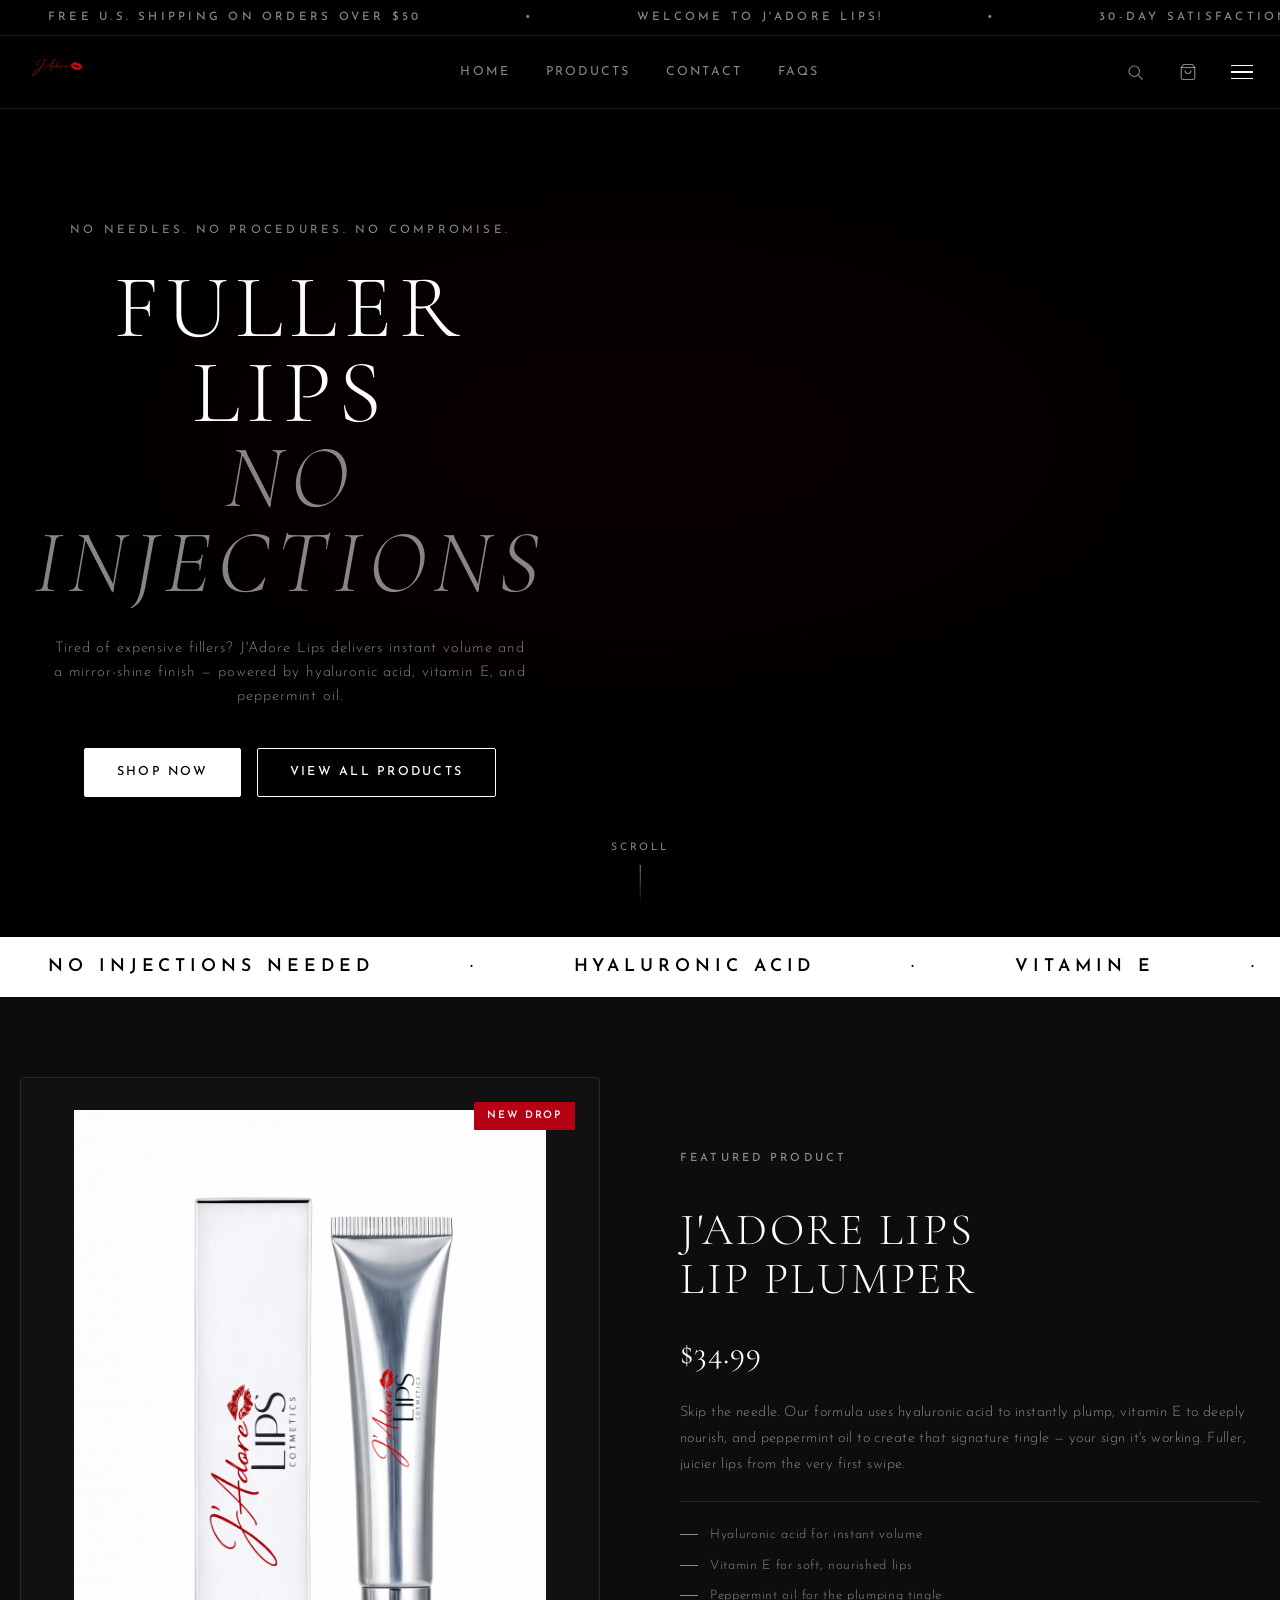
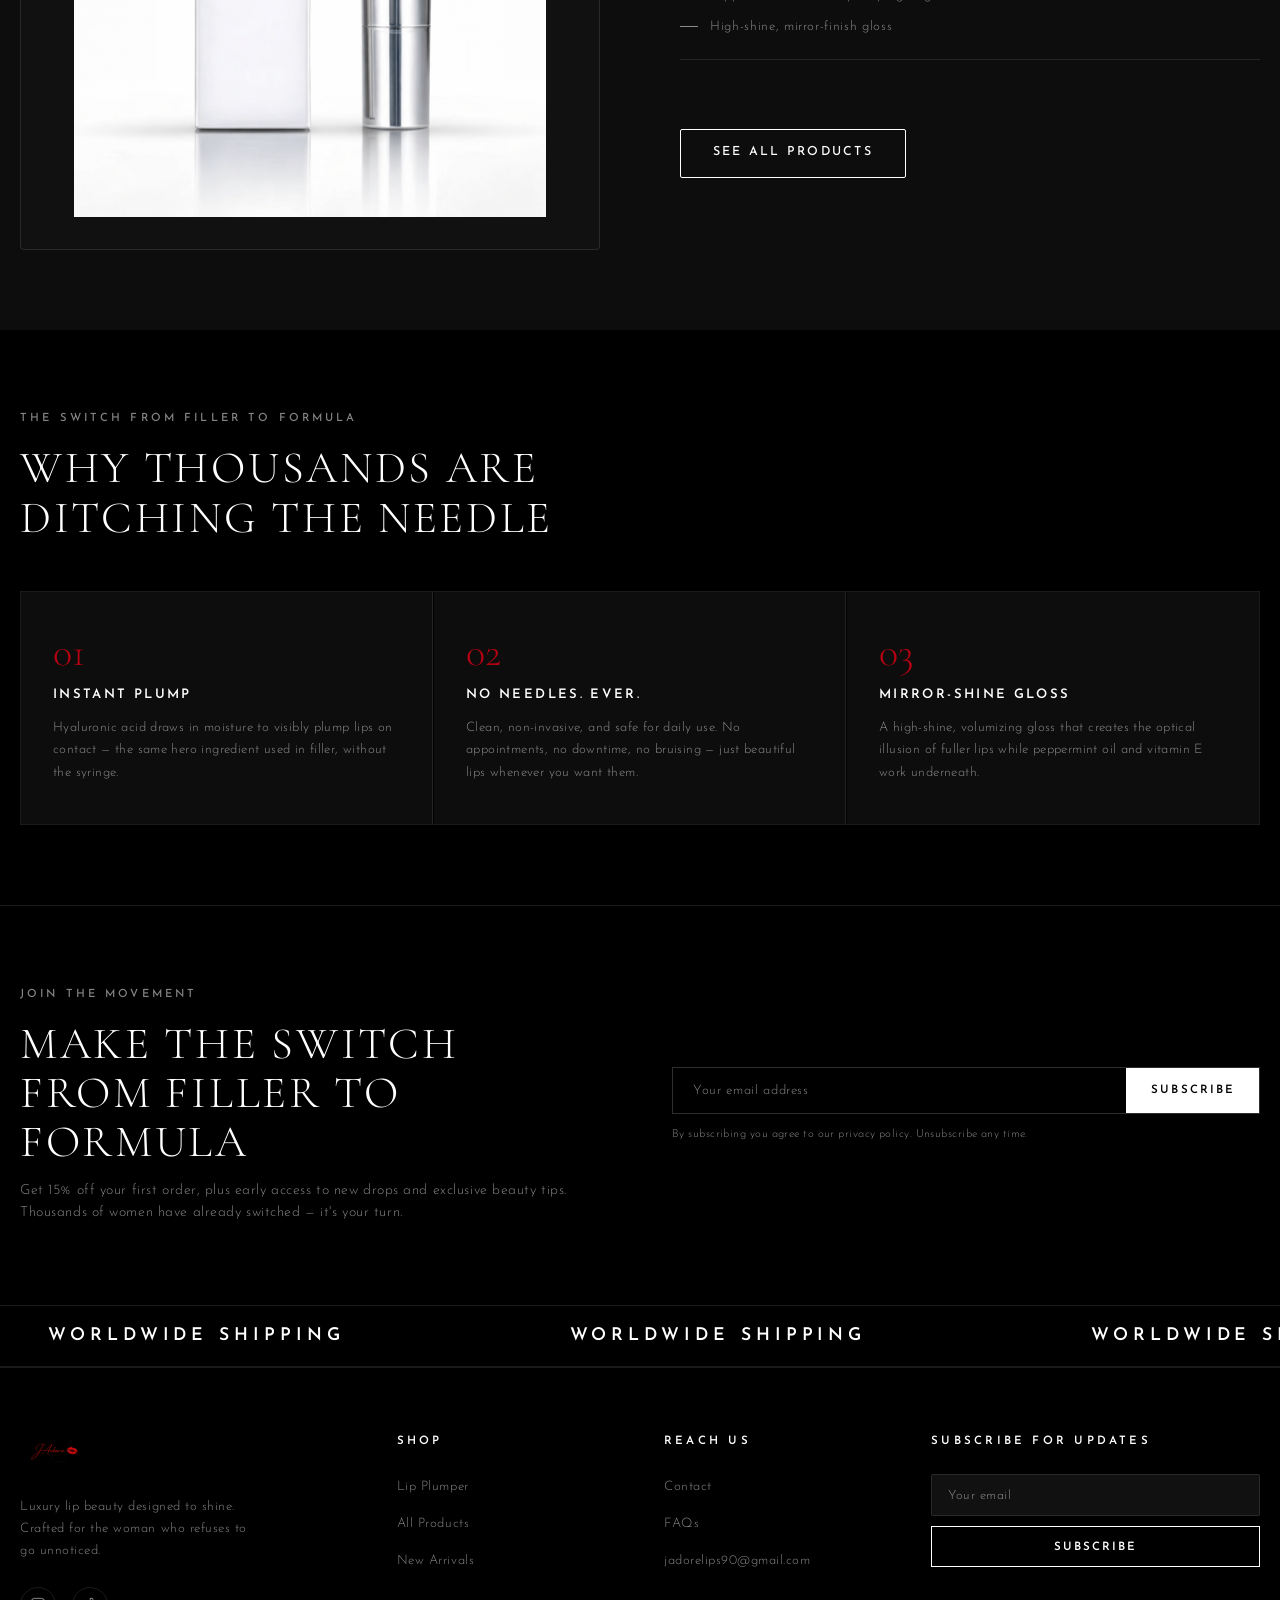
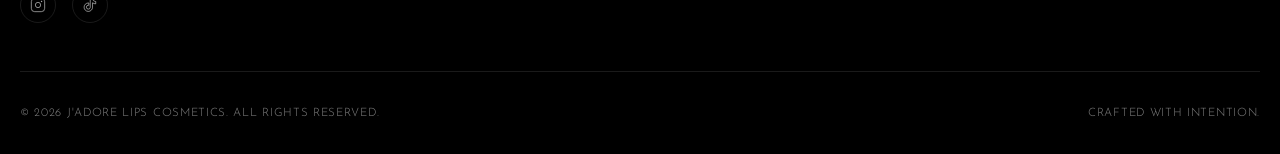
<file: index.html>
<!doctype html>
<html lang="en">
	<head>
		<meta charset="UTF-8" />
		<meta name="viewport" content="width=device-width, initial-scale=1.0" />
		<title>J'Adore Lips | Luxury Lip Plumper</title>
		<meta
			name="description"
			content="J'Adore Lips — a premium lip plumper designed for glossy, fuller-looking lips. High-shine, luxurious, and made for every day."
		/>
		<link rel="stylesheet" href="css/styles.css" />
		<link rel="icon" type="image/png" href="favicon_io/favicon.ico" />
		<meta property="og:title" content="J'Adore Lips | Luxury Lip Plumper" />
		<meta property="og:image" content="images/Products.PNG" />
		<meta property="og:type" content="website" />
	</head>
	<body>
		<!-- Announcement Bar -->
		<div class="announcement-bar" aria-label="Promotions">
			<div class="announcement-track" aria-hidden="true">
				<span>Free U.S. Shipping on Orders Over $50</span>
				<span>&nbsp;&bull;&nbsp;</span>
				<span>Welcome to J'Adore Lips!</span>
				<span>&nbsp;&bull;&nbsp;</span>
				<span>30-Day Satisfaction Guarantee</span>
				<span>&nbsp;&bull;&nbsp;</span>
				<span>Free U.S. Shipping on Orders Over $50</span>
				<span>&nbsp;&bull;&nbsp;</span>
				<span>Welcome to J'Adore Lips!</span>
				<span>&nbsp;&bull;&nbsp;</span>
				<span>30-Day Satisfaction Guarantee</span>
				<span>&nbsp;&bull;&nbsp;</span>
			</div>
		</div>

		<!-- Header -->
		<header class="site-header" id="site-header">
			<div class="container header-inner">
				<div class="header-logo">
					<a href="index.html">
						<img
							src="images/Branding-removebg-preview.png"
							alt="J'Adore Lips"
						/>
					</a>
				</div>

				<nav class="header-nav" aria-label="Main">
					<ul>
						<li><a href="index.html">Home</a></li>
						<li><a href="products.html">Products</a></li>
						<li><a href="contact.html">Contact</a></li>
						<li><a href="faq.html">FAQs</a></li>
					</ul>
				</nav>

				<!-- Header Actions -->
				<div class="header-actions">
					<!-- Search Button -->
					<button aria-label="Search" title="Search">
						<svg viewBox="0 0 24 24">
							<circle cx="11" cy="11" r="7" />
							<line x1="16.5" y1="16.5" x2="22" y2="22" />
						</svg>
					</button>

					<!-- Bag Button -->
					<div class="bag-wrapper">
            <button
              id="bag-btn"
              class="header-bag-trigger"
              aria-label="Bag"
              title="Shopping Bag"
              type="button"
            >
              <svg viewBox="0 0 24 24">
                <path d="M6 2L3 6v14a2 2 0 002 2h14a2 2 0 002-2V6l-3-4z" />
                <line x1="3" y1="6" x2="21" y2="6" />
                <path d="M16 10a4 4 0 01-8 0" />
              </svg>
            </button>

            <span id="bag-count">0</span>
          </div>

					<!-- Hamburger Button -->
					<button
						class="hamburger"
						aria-label="Open menu"
						aria-expanded="false"
						aria-controls="mobile-menu"
						id="hamburger"
					>
						<span></span><span></span><span></span>
					</button>
				</div>
			</div>
		</header>

		<!-- Mobile Menu -->
		<div
			class="mobile-menu"
			id="mobile-menu"
			role="dialog"
			aria-modal="true"
			aria-label="Navigation"
		>
			<div class="mobile-menu-header">
				<img
					src="images/Branding-removebg-preview.png"
					alt="J'Adore Lips"
					style="height: 44px; object-fit: contain"
				/>
				<button
					class="mobile-menu-close"
					id="mobile-menu-close"
					aria-label="Close menu"
				>
					<svg viewBox="0 0 24 24">
						<line x1="18" y1="6" x2="6" y2="18" />
						<line x1="6" y1="6" x2="18" y2="18" />
					</svg>
				</button>
			</div>
			<nav class="mobile-nav" aria-label="Mobile">
				<a href="index.html">Home</a>
				<a href="products.html">Products</a>
				<a href="contact.html">Contact</a>
				<a href="faq.html">FAQs</a>
			</nav>
			<div class="mobile-menu-cta">
				<a
					href="products.html"
					class="btn"
					style="width: 100%; justify-content: center"
					>Shop Now</a
				>
			</div>
		</div>

		<main>
			<!-- Hero -->
			<section class="hero" aria-label="Hero">
				<div class="hero-bg"></div>
				<div class="hero-product-glow">
					<img src="images/Products.PNG" alt="" role="presentation" />
				</div>
				<div class="hero-content">
					<span class="hero-eyebrow"
						>No Needles. No Procedures. No Compromise.</span
					>
					<h1>Fuller Lips<br /><em>No Injections</em></h1>
					<p class="hero-desc">
						Tired of expensive fillers? J'Adore Lips delivers instant volume and
						a mirror-shine finish — powered by hyaluronic acid, vitamin E, and
						peppermint oil.
					</p>
					<div class="hero-actions">
						<a href="#featured" class="btn">Shop Now</a>
						<a href="products.html" class="btn btn-outline"
							>View All Products</a
						>
					</div>
				</div>
				<div class="hero-scroll" aria-hidden="true">
					<span>Scroll</span>
					<div class="hero-scroll-line"></div>
				</div>
			</section>

			<!-- Marquee -->
			<div class="marquee-band" aria-hidden="true">
				<div class="marquee-track">
					<span>No Injections Needed</span><span>&middot;</span>
					<span>Hyaluronic Acid</span><span>&middot;</span>
					<span>Vitamin E</span><span>&middot;</span> <span>Peppermint Oil</span
					><span>&middot;</span> <span>Fuller Looking Lips</span
					><span>&middot;</span> <span>No Injections Needed</span
					><span>&middot;</span> <span>Hyaluronic Acid</span
					><span>&middot;</span> <span>Vitamin E</span><span>&middot;</span>
					<span>Peppermint Oil</span><span>&middot;</span>
					<span>Fuller Looking Lips</span><span>&middot;</span>
				</div>
			</div>

			<!-- Featured Product -->
			<section
				class="featured-product"
				id="featured"
				aria-label="Featured Product"
			>
				<div class="container">
					<div class="featured-grid">
						<div class="featured-image-wrap">
							<img src="images/Products.PNG" alt="J'Adore Lips Lip Plumper" />
							<span class="featured-badge">New Drop</span>
						</div>
						<div class="featured-text">
							<span class="section-label">Featured Product</span>
							<h2 class="section-title">J'Adore Lips<br />Lip Plumper</h2>
							<p class="featured-price">$34.99</p>
							<p class="featured-desc">
								Skip the needle. Our formula uses hyaluronic acid to instantly
								plump, vitamin E to deeply nourish, and peppermint oil to create
								that signature tingle — your sign it's working. Fuller, juicier
								lips from the very first swipe.
							</p>
							<ul class="featured-features">
								<li class="featured-feature">
									Hyaluronic acid for instant volume
								</li>
								<li class="featured-feature">
									Vitamin E for soft, nourished lips
								</li>
								<li class="featured-feature">
									Peppermint oil for the plumping tingle
								</li>
								<li class="featured-feature">
									High-shine, mirror-finish gloss
								</li>
							</ul>
							<div id="product-component-1776472651130">
								<script type="text/javascript">
									/*<![CDATA[*/
									(function () {
										var scriptURL =
											"https://sdks.shopifycdn.com/buy-button/latest/buy-button-storefront.min.js";
										if (window.ShopifyBuy) {
											if (window.ShopifyBuy.UI) {
												ShopifyBuyInit();
											} else {
												loadScript();
											}
										} else {
											loadScript();
										}
										function loadScript() {
											var script = document.createElement("script");
											script.async = true;
											script.src = scriptURL;
											(
												document.getElementsByTagName("head")[0] ||
												document.getElementsByTagName("body")[0]
											).appendChild(script);
											script.onload = ShopifyBuyInit;
										}
										function ShopifyBuyInit() {
											var client = ShopifyBuy.buildClient({
												domain: "metqis-e3.myshopify.com",
												storefrontAccessToken:
													"130194f125930ad07331c7aa2123eb0b",
											});
											ShopifyBuy.UI.onReady(client).then(function (ui) {
												ui.createComponent("product", {
													id: "8910041415847",
													node: document.getElementById(
														"product-component-1776472651130",
													),
													moneyFormat: "%24%7B%7Bamount%7D%7D",
													options: {
                            product: {
                              styles: {
                                product: {
                                  "@media (min-width: 601px)": {
                                    "max-width": "100%",
                                    "margin-left": "0",
                                    "margin-bottom": "0"
                                  },
                                  "background-color": "transparent",
                                  "padding": "0",
                                  "box-shadow": "none"
                                },
                                title: {
                                  "color": "#f5f5f5",
                                  "font-size": "22px",
                                  "font-weight": "600",
                                  "letter-spacing": "0.5px",
                                  "margin-top": "18px",
                                  "margin-bottom": "10px"
                                },
                                price: {
                                  "color": "#cfcfcf",
                                  "font-size": "18px",
                                  "margin-top": "0",
                                  "margin-bottom": "18px"
                                },
                                description: {
                                  "color": "#b8b8b8",
                                  "font-size": "14px",
                                  "line-height": "1.7"
                                },
                                button: {
                                  "background-color": "#f5f5f5",
                                  "color": "#111111",
                                  "font-size": "13px",
                                  "font-weight": "600",
                                  "letter-spacing": "2px",
                                  "text-transform": "uppercase",
                                  "padding": "16px 28px",
                                  "border": "1px solid #f5f5f5",
                                  "border-radius": "0",
                                  ":hover": {
                                    "background-color": "transparent",
                                    "color": "#f5f5f5",
                                    "border": "1px solid #f5f5f5"
                                  },
                                  ":focus": {
                                    "background-color": "transparent",
                                    "color": "#f5f5f5",
                                    "border": "1px solid #f5f5f5"
                                  }
                                }
                              },
                              buttonDestination: "cart",
                              contents: {
                                img: false,
                                title: false,
                                price: false,
                                description: false,
                                button: true,
                                buttonWithQuantity: false
                              },
                              text: {
                                button: "Add to Bag — $34.99"
                              }
                            },
                            productSet: {
                              styles: {
                                products: {
                                  "@media (min-width: 601px)": {
                                    "margin-left": "0"
                                  }
                                }
                              }
                            },
                            modalProduct: {
                              contents: {
                                img: false,
                                imgWithCarousel: true,
                                button: false,
                                buttonWithQuantity: true
                              },
                              styles: {
                                product: {
                                  "@media (min-width: 601px)": {
                                    "max-width": "100%",
                                    "margin-left": "0px",
                                    "margin-bottom": "0px"
                                  }
                                }
                              },
                              text: {
                                button: "Add to cart"
                              }
                            },
                            option: {},
                            cart: {
                              text: {
                                total: "Subtotal",
                                button: "Checkout"
                              },
                              styles: {
                                button: {
                                  "background-color": "#f5f5f5",
                                  "color": "#111111",
                                  "border": "1px solid #f5f5f5",
                                  "border-radius": "0",
                                  "text-transform": "uppercase",
                                  "letter-spacing": "2px",
                                  ":hover": {
                                    "background-color": "#111111",
                                    "color": "#f5f5f5"
                                  },
                                  ":focus": {
                                    "background-color": "#111111",
                                    "color": "#f5f5f5"
                                  }
                                }
                              }
                            },
                            toggle: {
                              styles: {
                                toggle: {
                                  "background-color": "#111111",
                                  ":hover": {
                                    "background-color": "#222222"
                                  },
                                  ":focus": {
                                    "background-color": "#222222"
                                  }
                                }
                              }
                            }
                          },
												});
											});
										}
									})();
									/*]]>*/
								</script>
							</div>
               <div style="margin-top:1.5rem;">
								<a href="products.html" class="btn btn-outline"
									>See All Products</a>
               </div>
							</div>
						</div>
					</div>
				</div>
			</section>

			<!-- Benefits -->
			<section class="benefits" aria-label="Benefits">
				<div class="container">
					<span class="section-label">The Switch from Filler to Formula</span>
					<h2 class="section-title" style="max-width: 560px">
						Why Thousands Are Ditching the Needle
					</h2>
					<div class="benefits-grid">
						<article class="benefit-card">
							<div class="benefit-number">01</div>
							<h3>Instant Plump</h3>
							<p>
								Hyaluronic acid draws in moisture to visibly plump lips on
								contact — the same hero ingredient used in filler, without the
								syringe.
							</p>
						</article>
						<article class="benefit-card">
							<div class="benefit-number">02</div>
							<h3>No Needles. Ever.</h3>
							<p>
								Clean, non-invasive, and safe for daily use. No appointments, no
								downtime, no bruising — just beautiful lips whenever you want
								them.
							</p>
						</article>
						<article class="benefit-card">
							<div class="benefit-number">03</div>
							<h3>Mirror-Shine Gloss</h3>
							<p>
								A high-shine, volumizing gloss that creates the optical illusion
								of fuller lips while peppermint oil and vitamin E work
								underneath.
							</p>
						</article>
					</div>
				</div>
			</section>

			<!-- Newsletter -->
			<section class="newsletter" aria-label="Newsletter Signup">
				<div class="container">
					<div class="newsletter-inner">
						<div>
							<span class="section-label">Join the Movement</span>
							<h2 class="section-title">
								Make the Switch<br />from Filler to Formula
							</h2>
							<p class="section-subtitle" style="margin-top: 0.75rem">
								Get 15% off your first order, plus early access to new drops and
								exclusive beauty tips. Thousands of women have already switched
								— it's your turn.
							</p>
						</div>
						<div>
							<form
								class="newsletter-form"
								action="#"
								method="post"
								onsubmit="return false;"
							>
								<input
									type="email"
									placeholder="Your email address"
									required
									aria-label="Email address"
								/>
								<button type="submit">Subscribe</button>
							</form>
							<p class="newsletter-fine">
								By subscribing you agree to our privacy policy. Unsubscribe any
								time.
							</p>
						</div>
					</div>
				</div>
			</section>

			<!-- Marquee Dark -->
			<div class="marquee-band dark" aria-hidden="true">
				<div class="marquee-track">
					<span>Worldwide Shipping</span><span>&nbsp;&nbsp;&nbsp;</span>
					<span>Worldwide Shipping</span><span>&nbsp;&nbsp;&nbsp;</span>
					<span>Worldwide Shipping</span><span>&nbsp;&nbsp;&nbsp;</span>
					<span>Worldwide Shipping</span><span>&nbsp;&nbsp;&nbsp;</span>
					<span>Worldwide Shipping</span><span>&nbsp;&nbsp;&nbsp;</span>
					<span>Worldwide Shipping</span><span>&nbsp;&nbsp;&nbsp;</span>
				</div>
			</div>
		</main>

		<!-- Footer -->
		<footer class="site-footer" aria-label="Site Footer">
			<div class="container">
				<div class="footer-top">
					<div class="footer-brand">
						<img
							src="images/Branding-removebg-preview.png"
							alt="J'Adore Lips"
						/>
						<p>
							Luxury lip beauty designed to shine. Crafted for the woman who
							refuses to go unnoticed.
						</p>
						<div class="footer-social" style="margin-top: 1.5rem">
							<a href="#" aria-label="Instagram">
								<svg viewBox="0 0 24 24">
									<rect x="2" y="2" width="20" height="20" rx="5" ry="5" />
									<circle cx="12" cy="12" r="4" />
									<circle cx="17.5" cy="6.5" r="0.5" fill="currentColor" />
								</svg>
							</a>
							<a href="#" aria-label="TikTok">
								<svg viewBox="0 0 24 24">
									<path
										d="M19.59 6.69a4.83 4.83 0 01-3.77-4.25V2h-3.45v13.67a2.89 2.89 0 01-2.88 2.5 2.89 2.89 0 01-2.89-2.89 2.89 2.89 0 012.89-2.89c.28 0 .54.04.79.1V9.01a6.32 6.32 0 00-.79-.05 6.34 6.34 0 00-6.34 6.34 6.34 6.34 0 006.34 6.34 6.34 6.34 0 006.33-6.34V8.69a8.18 8.18 0 004.79 1.54V6.79a4.85 4.85 0 01-1.02-.1z"
									/>
								</svg>
							</a>
						</div>
					</div>
					<div class="footer-col">
						<h4>Shop</h4>
						<ul>
							<li><a href="products.html">Lip Plumper</a></li>
							<li><a href="products.html">All Products</a></li>
							<li><a href="index.html#featured">New Arrivals</a></li>
						</ul>
					</div>
					<div class="footer-col">
						<h4>Reach Us</h4>
						<ul>
							<li><a href="contact.html">Contact</a></li>
							<li><a href="faq.html">FAQs</a></li>
							<li>
								<a href="mailto:jadorelips90@gmail.com"
									>jadorelips90@gmail.com</a
								>
							</li>
						</ul>
					</div>
					<div class="footer-col">
						<h4>Subscribe for updates</h4>
						<form
							class="footer-newsletter-form"
							action="#"
							method="post"
							onsubmit="return false;"
						>
							<input
								type="email"
								placeholder="Your email"
								required
								aria-label="Email"
							/>
							<button type="submit">Subscribe</button>
						</form>
					</div>
				</div>
				<div class="footer-bottom">
					<p>&copy; 2026 J'Adore Lips Cosmetics. All rights reserved.</p>
					<p>Crafted with intention.</p>
				</div>
			</div>
		</footer>

		<script src="js/main.js"></script>
</body>
</html>
</file>
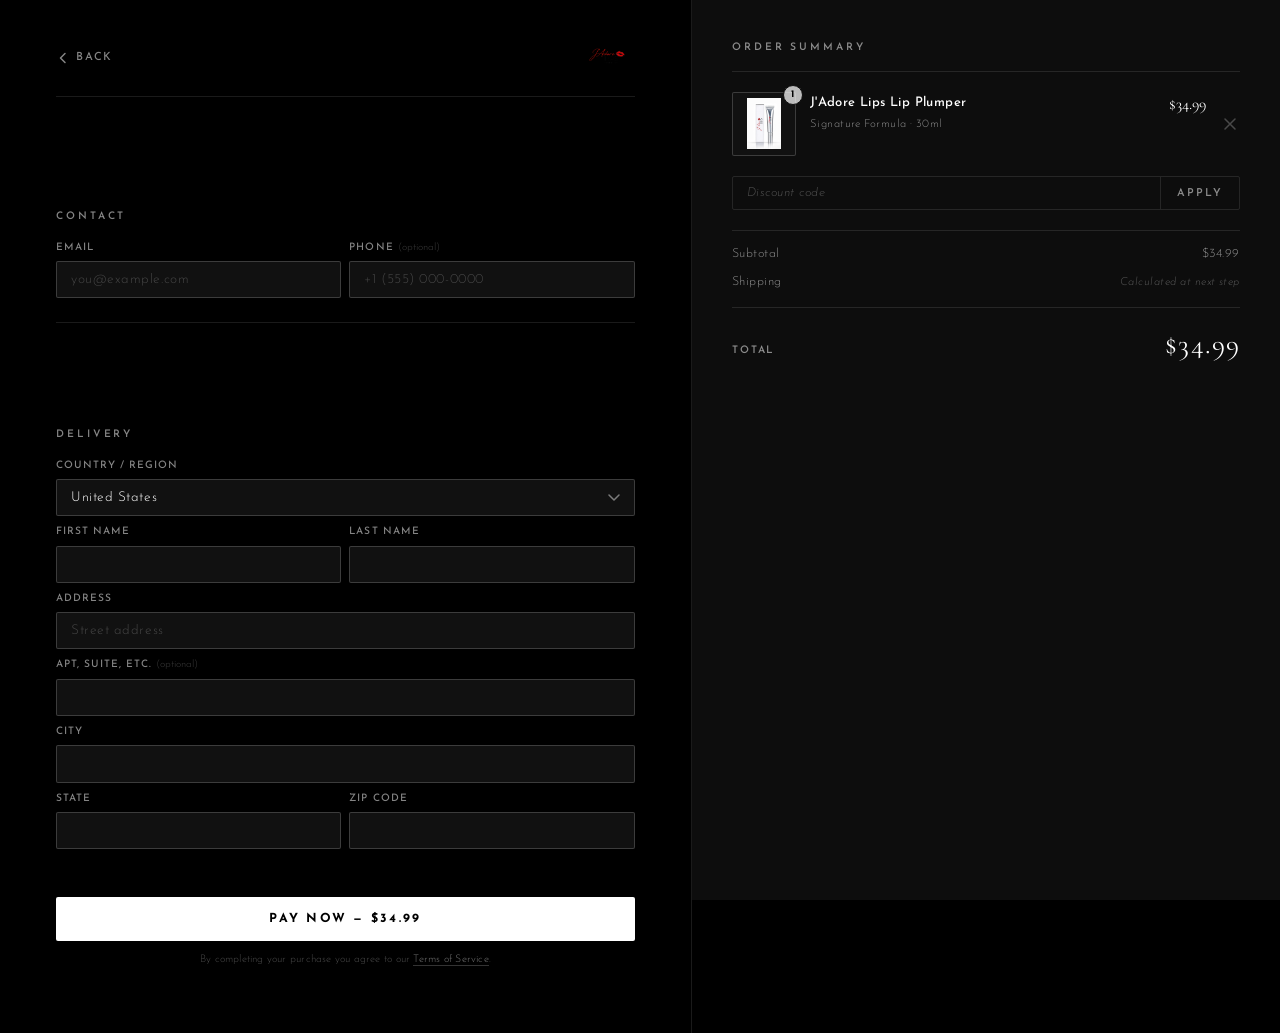
<file: checkout.html>
<!DOCTYPE html>
<html lang="en">
<head>
    <meta charset="UTF-8">
    <meta name="viewport" content="width=device-width, initial-scale=1.0">
    <title>J'Adore Lips | Payments</title>
    <link rel="stylesheet" href="css/styles.css" />
    <link rel="icon" type="image/png" href="favicon_io/favicon.ico" />
</head>
<body>
    <main class="checkout-container">
        <div class="checkout-left">
            <div class="checkout-header">
                <a class="checkout-back" href="index.html" aria-label="Back to home">
                    <svg width="14" height="14" viewBox="0 0 14 14" fill="none"><path d="M9 11.5L4.5 7L9 2.5" stroke="currentColor" stroke-width="1.5" stroke-linecap="round" stroke-linejoin="round"/></svg>
                    Back
                </a>
                <a class="checkout-brand-link" href="index.html" aria-label="J'Adore Lips home">
                    <img src="images/Branding-removebg-preview.png" alt="J'Adore Lips">
                </a>
            </div>
            <form action="#" method="post" onsubmit="return false;">

                <section class="co-section" aria-label="Contact">
                    <h2 class="co-section-title">Contact</h2>
                    <div class="co-field-group">
                        <div class="co-field">
                            <label for="email">Email</label>
                            <input type="email" id="email" name="email" placeholder="you@example.com" required autocomplete="email">
                        </div>
                        <div class="co-field">
                            <label for="phone">Phone <span class="co-optional">(optional)</span></label>
                            <input type="tel" id="phone" name="phone" placeholder="+1 (555) 000-0000" autocomplete="tel">
                        </div>
                    </div>
                </section>

                <section class="co-section" aria-label="Delivery">
                    <h2 class="co-section-title">Delivery</h2>
                    <div class="co-field-group">
                        <div class="co-field co-field--full">
                            <label for="country">Country / Region</label>
                            <select id="country" name="country" autocomplete="country-name" required>
                                <option value="US" selected>United States</option>
                            </select>
                        </div>
                        <div class="co-field">
                            <label for="fname">First name</label>
                            <input type="text" id="fname" name="fname" required autocomplete="given-name">
                        </div>
                        <div class="co-field">
                            <label for="lname">Last name</label>
                            <input type="text" id="lname" name="lname" required autocomplete="family-name">
                        </div>
                        <div class="co-field co-field--full">
                            <label for="address">Address</label>
                            <input type="text" id="address" name="address" placeholder="Street address" required autocomplete="street-address">
                        </div>
                        <div class="co-field co-field--full">
                            <label for="address2">Apt, suite, etc. <span class="co-optional">(optional)</span></label>
                            <input type="text" id="address2" name="address2" autocomplete="address-line2">
                        </div>
                        <div class="co-field co-field--full">
                            <label for="city">City</label>
                            <input type="text" id="city" name="city" required autocomplete="address-level2">
                        </div>
                        <div class="co-field">
                            <label for="state">State</label>
                            <input type="text" id="state" name="state" required autocomplete="address-level1">
                        </div>
                        <div class="co-field">
                            <label for="zip">ZIP code</label>
                            <input type="text" id="zip" name="zip" required autocomplete="postal-code">
                        </div>
                    </div>
                </section>

                <div class="co-submit">
                    <button type="submit" class="co-pay-btn">Pay now &mdash; $34.99</button>
                    <p class="co-submit-note">By completing your purchase you agree to our <a href="#">Terms of Service</a>.</p>
                </div>

            </form>
        </div>

        <aside class="checkout-right" aria-label="Order summary">
            <h2 class="order-summary-title">Order Summary</h2>

            <div class="order-item" data-item-id="lip-plumper-001">
                <div class="order-item-thumb">
                    <div class="order-item-img-wrap">
                        <img src="images/Products.PNG" alt="J'Adore Lips Lip Plumper">
                    </div>
                    <span class="order-item-qty">1</span>
                </div>
                <div class="order-item-info">
                    <p class="order-item-name">J'Adore Lips Lip Plumper</p>
                    <p class="order-item-variant">Signature Formula &middot; 30ml</p>
                </div>
                <p class="order-item-price">$34.99</p>
                <button class="order-item-remove" type="button" aria-label="Remove item">
                    <svg width="12" height="12" viewBox="0 0 12 12" fill="none"><path d="M1 1l10 10M11 1L1 11" stroke="currentColor" stroke-width="1.5" stroke-linecap="round"/></svg>
                </button>
            </div>

            <div class="order-discount">
                <input type="text" placeholder="Discount code" aria-label="Discount code">
                <button type="button">Apply</button>
            </div>

            <div class="order-divider"></div>

            <div class="order-row">
                <span>Subtotal</span>
                <span>$34.99</span>
            </div>
            <div class="order-row">
                <span>Shipping</span>
                <span class="order-shipping-note">Calculated at next step</span>
            </div>

            <div class="order-total">
                <span>Total</span>
                <span class="order-total-amount">$34.99</span>
            </div>

            <!--Waiting on client to add the product on shopify-->

        </aside>
    </main>

    <script src="js/cart.js"></script>
</body>
</html>
</file>
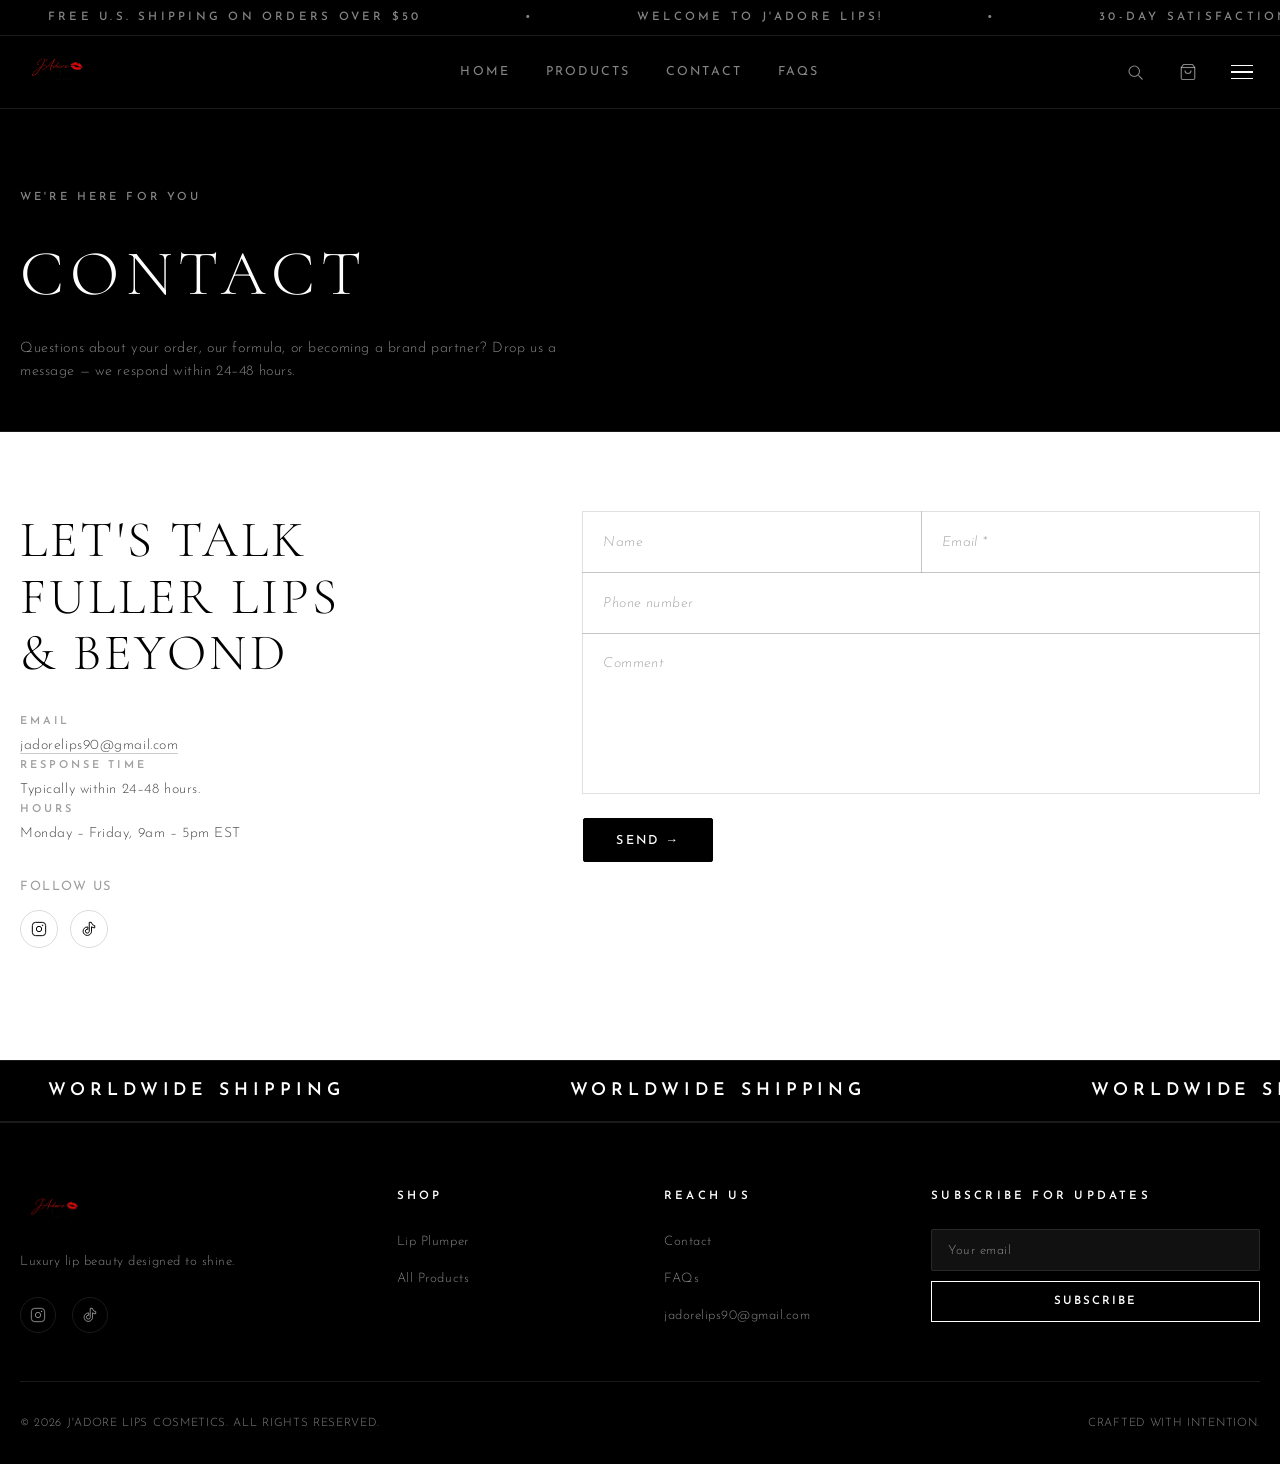
<file: contact.html>
<!DOCTYPE html>
<html lang="en">
<head>
  <meta charset="UTF-8" />
  <meta name="viewport" content="width=device-width, initial-scale=1.0" />
  <title>J'Adore Lips | Contact</title>
  <meta name="description" content="Get in touch with J'Adore Lips Cosmetics. Questions about orders, products, or partnerships." />
  <link rel="stylesheet" href="css/styles.css" />
  <link rel="icon" type="image/png" href="favicon_io/favicon.ico" />
</head>
<body>

  <div class="announcement-bar" aria-label="Promotions">
    <div class="announcement-track" aria-hidden="true">
      <span>Free U.S. Shipping on Orders Over $50</span>
      <span>&nbsp;&bull;&nbsp;</span>
      <span>Welcome to J'Adore Lips!</span>
      <span>&nbsp;&bull;&nbsp;</span>
      <span>30-Day Satisfaction Guarantee</span>
      <span>&nbsp;&bull;&nbsp;</span>
      <span>Free U.S. Shipping on Orders Over $50</span>
      <span>&nbsp;&bull;&nbsp;</span>
      <span>Welcome to J'Adore Lips!</span>
      <span>&nbsp;&bull;&nbsp;</span>
      <span>30-Day Satisfaction Guarantee</span>
      <span>&nbsp;&bull;&nbsp;</span>
    </div>
  </div>

  <header class="site-header" id="site-header">
    <div class="container header-inner">
      <div class="header-logo">
        <a href="index.html">
          <img src="images/Branding-removebg-preview.png" alt="J'Adore Lips" />
        </a>
      </div>
      <nav class="header-nav" aria-label="Main">
        <ul>
          <li><a href="index.html">Home</a></li>
          <li><a href="products.html">Products</a></li>
          <li><a href="contact.html">Contact</a></li>
          <li><a href="faq.html">FAQs</a></li>
        </ul>
      </nav>
      <div class="header-actions">
        <button aria-label="Search">
          <svg viewBox="0 0 24 24"><circle cx="11" cy="11" r="7"/><line x1="16.5" y1="16.5" x2="22" y2="22"/></svg>
        </button>
        <!-- Bag Button -->
        <div class="bag-wrapper">
          <button
            id="bag-btn"
            class="header-bag-trigger"
            aria-label="Bag"
            title="Shopping Bag"
            type="button"
          >
            <svg viewBox="0 0 24 24">
              <path d="M6 2L3 6v14a2 2 0 002 2h14a2 2 0 002-2V6l-3-4z"/>
              <line x1="3" y1="6" x2="21" y2="6"/>
              <path d="M16 10a4 4 0 01-8 0"/>
            </svg>
          </button>
          <span id="bag-count">0</span>
        </div>
        <button class="hamburger" aria-label="Open menu" aria-expanded="false" aria-controls="mobile-menu" id="hamburger">
          <span></span><span></span><span></span>
        </button>
      </div>
    </div>
  </header>

  <div class="mobile-menu" id="mobile-menu" role="dialog" aria-modal="true" aria-label="Navigation">
    <div class="mobile-menu-header">
      <img src="images/Branding-removebg-preview.png" alt="J'Adore Lips" style="height:44px;object-fit:contain;" />
      <button class="mobile-menu-close" id="mobile-menu-close" aria-label="Close menu">
        <svg viewBox="0 0 24 24"><line x1="18" y1="6" x2="6" y2="18"/><line x1="6" y1="6" x2="18" y2="18"/></svg>
      </button>
    </div>
    <nav class="mobile-nav" aria-label="Mobile">
      <a href="index.html">Home</a>
      <a href="products.html">Products</a>
      <a href="contact.html">Contact</a>
      <a href="faq.html">FAQs</a>
    </nav>
    <div class="mobile-menu-cta">
      <a href="products.html" class="btn" style="width:100%;justify-content:center;">Shop Now</a>
    </div>
  </div>

  <!-- Page Header -->
  <div class="page-header">
    <div class="container">
      <span class="section-label">We're Here for You</span>
      <h1>Contact</h1>
      <p>Questions about your order, our formula, or becoming a brand partner? Drop us a message &mdash; we respond within 24&ndash;48 hours.</p>
    </div>
  </div>

  <!-- Contact Content (white) -->
  <section class="page-content" style="padding:5rem 0 7rem;">
    <div class="container">
      <div class="contact-layout">

        <div class="contact-info">
          <h2>Let's Talk<br/>Fuller Lips<br/>&amp; Beyond</h2>
          <dl>
            <div class="contact-detail">
              <dt>Email</dt>
              <dd><a href="mailto:jadorelips90@gmail.com">jadorelips90@gmail.com</a></dd>
            </div>
            <div class="contact-detail">
              <dt>Response Time</dt>
              <dd>Typically within 24&ndash;48 hours.</dd>
            </div>
            <div class="contact-detail">
              <dt>Hours</dt>
              <dd>Monday &ndash; Friday, 9am &ndash; 5pm EST</dd>
            </div>
          </dl>
          <div>
            <p style="font-size:.8rem;font-weight:400;letter-spacing:.12em;text-transform:uppercase;color:rgba(0,0,0,0.38);margin-bottom:.75rem;">Follow Us</p>
            <div style="display:flex;gap:.75rem;">
              <a href="#" aria-label="Instagram" style="width:38px;height:38px;border:1px solid rgba(0,0,0,0.14);border-radius:50%;display:flex;align-items:center;justify-content:center;transition:border-color 200ms,background 200ms;" onmouseenter="this.style.background='#b40012';this.style.borderColor='#b40012'" onmouseleave="this.style.background='';this.style.borderColor='rgba(0,0,0,0.14)'">
                <svg width="16" height="16" viewBox="0 0 24 24" fill="none" stroke="#000" stroke-width="1.5"><rect x="2" y="2" width="20" height="20" rx="5" ry="5"/><circle cx="12" cy="12" r="4"/><circle cx="17.5" cy="6.5" r="0.5" fill="#000"/></svg>
              </a>
              <a href="#" aria-label="TikTok" style="width:38px;height:38px;border:1px solid rgba(0,0,0,0.14);border-radius:50%;display:flex;align-items:center;justify-content:center;transition:border-color 200ms,background 200ms;" onmouseenter="this.style.background='#b40012';this.style.borderColor='#b40012'" onmouseleave="this.style.background='';this.style.borderColor='rgba(0,0,0,0.14)'">
                <svg width="16" height="16" viewBox="0 0 24 24" fill="none" stroke="#000" stroke-width="1.5"><path d="M19.59 6.69a4.83 4.83 0 01-3.77-4.25V2h-3.45v13.67a2.89 2.89 0 01-2.88 2.5 2.89 2.89 0 01-2.89-2.89 2.89 2.89 0 012.89-2.89c.28 0 .54.04.79.1V9.01a6.32 6.32 0 00-.79-.05 6.34 6.34 0 00-6.34 6.34 6.34 6.34 0 006.34 6.34 6.34 6.34 0 006.33-6.34V8.69a8.18 8.18 0 004.79 1.54V6.79a4.85 4.85 0 01-1.02-.1z"/></svg>
              </a>
            </div>
          </div>
        </div>

        <form class="contact-form" action="#" method="post" onsubmit="return false;">
          <div class="form-row">
            <div class="form-field">
              <input type="text" name="name" placeholder="Name" required aria-label="Name" />
            </div>
            <div class="form-field">
              <input type="email" name="email" placeholder="Email *" required aria-label="Email" />
            </div>
          </div>
          <div class="form-field">
            <input type="tel" name="phone" placeholder="Phone number" aria-label="Phone" />
          </div>
          <div class="form-field">
            <textarea name="comment" rows="7" placeholder="Comment" aria-label="Comment"></textarea>
          </div>
          <div class="form-submit">
            <button type="submit" class="btn btn-dark">Send &rarr;</button>
          </div>
        </form>

      </div>
    </div>
  </section>

  <!-- Marquee Dark -->
  <div class="marquee-band dark" aria-hidden="true">
    <div class="marquee-track">
      <span>Worldwide Shipping</span><span>&nbsp;&nbsp;&nbsp;</span>
      <span>Worldwide Shipping</span><span>&nbsp;&nbsp;&nbsp;</span>
      <span>Worldwide Shipping</span><span>&nbsp;&nbsp;&nbsp;</span>
      <span>Worldwide Shipping</span><span>&nbsp;&nbsp;&nbsp;</span>
      <span>Worldwide Shipping</span><span>&nbsp;&nbsp;&nbsp;</span>
      <span>Worldwide Shipping</span><span>&nbsp;&nbsp;&nbsp;</span>
    </div>
  </div>

  <footer class="site-footer" aria-label="Site Footer">
    <div class="container">
      <div class="footer-top">
        <div class="footer-brand">
          <img src="images/Branding-removebg-preview.png" alt="J'Adore Lips" />
          <p>Luxury lip beauty designed to shine.</p>
          <div class="footer-social" style="margin-top:1.5rem;">
            <a href="#" aria-label="Instagram"><svg viewBox="0 0 24 24"><rect x="2" y="2" width="20" height="20" rx="5" ry="5"/><circle cx="12" cy="12" r="4"/><circle cx="17.5" cy="6.5" r="0.5" fill="currentColor"/></svg></a>
            <a href="#" aria-label="TikTok"><svg viewBox="0 0 24 24"><path d="M19.59 6.69a4.83 4.83 0 01-3.77-4.25V2h-3.45v13.67a2.89 2.89 0 01-2.88 2.5 2.89 2.89 0 01-2.89-2.89 2.89 2.89 0 012.89-2.89c.28 0 .54.04.79.1V9.01a6.32 6.32 0 00-.79-.05 6.34 6.34 0 00-6.34 6.34 6.34 6.34 0 006.34 6.34 6.34 6.34 0 006.33-6.34V8.69a8.18 8.18 0 004.79 1.54V6.79a4.85 4.85 0 01-1.02-.1z"/></svg></a>
          </div>
        </div>
        <div class="footer-col">
          <h4>Shop</h4>
          <ul>
            <li><a href="products.html">Lip Plumper</a></li>
            <li><a href="products.html">All Products</a></li>
          </ul>
        </div>
        <div class="footer-col">
          <h4>Reach Us</h4>
          <ul>
            <li><a href="contact.html">Contact</a></li>
            <li><a href="faq.html">FAQs</a></li>
            <li><a href="mailto:jadorelips90@gmail.com">jadorelips90@gmail.com</a></li>
          </ul>
        </div>
        <div class="footer-col">
          <h4>Subscribe for updates</h4>
          <form class="footer-newsletter-form" action="#" method="post" onsubmit="return false;">
            <input type="email" placeholder="Your email" required aria-label="Email" />
            <button type="submit">Subscribe</button>
          </form>
        </div>
      </div>
      <div class="footer-bottom">
        <p>&copy; 2026 J'Adore Lips Cosmetics. All rights reserved.</p>
        <p>Crafted with intention.</p>
      </div>
    </div>
  </footer>

  <script src="js/main.js"></script>
</body>
</html>
</file>
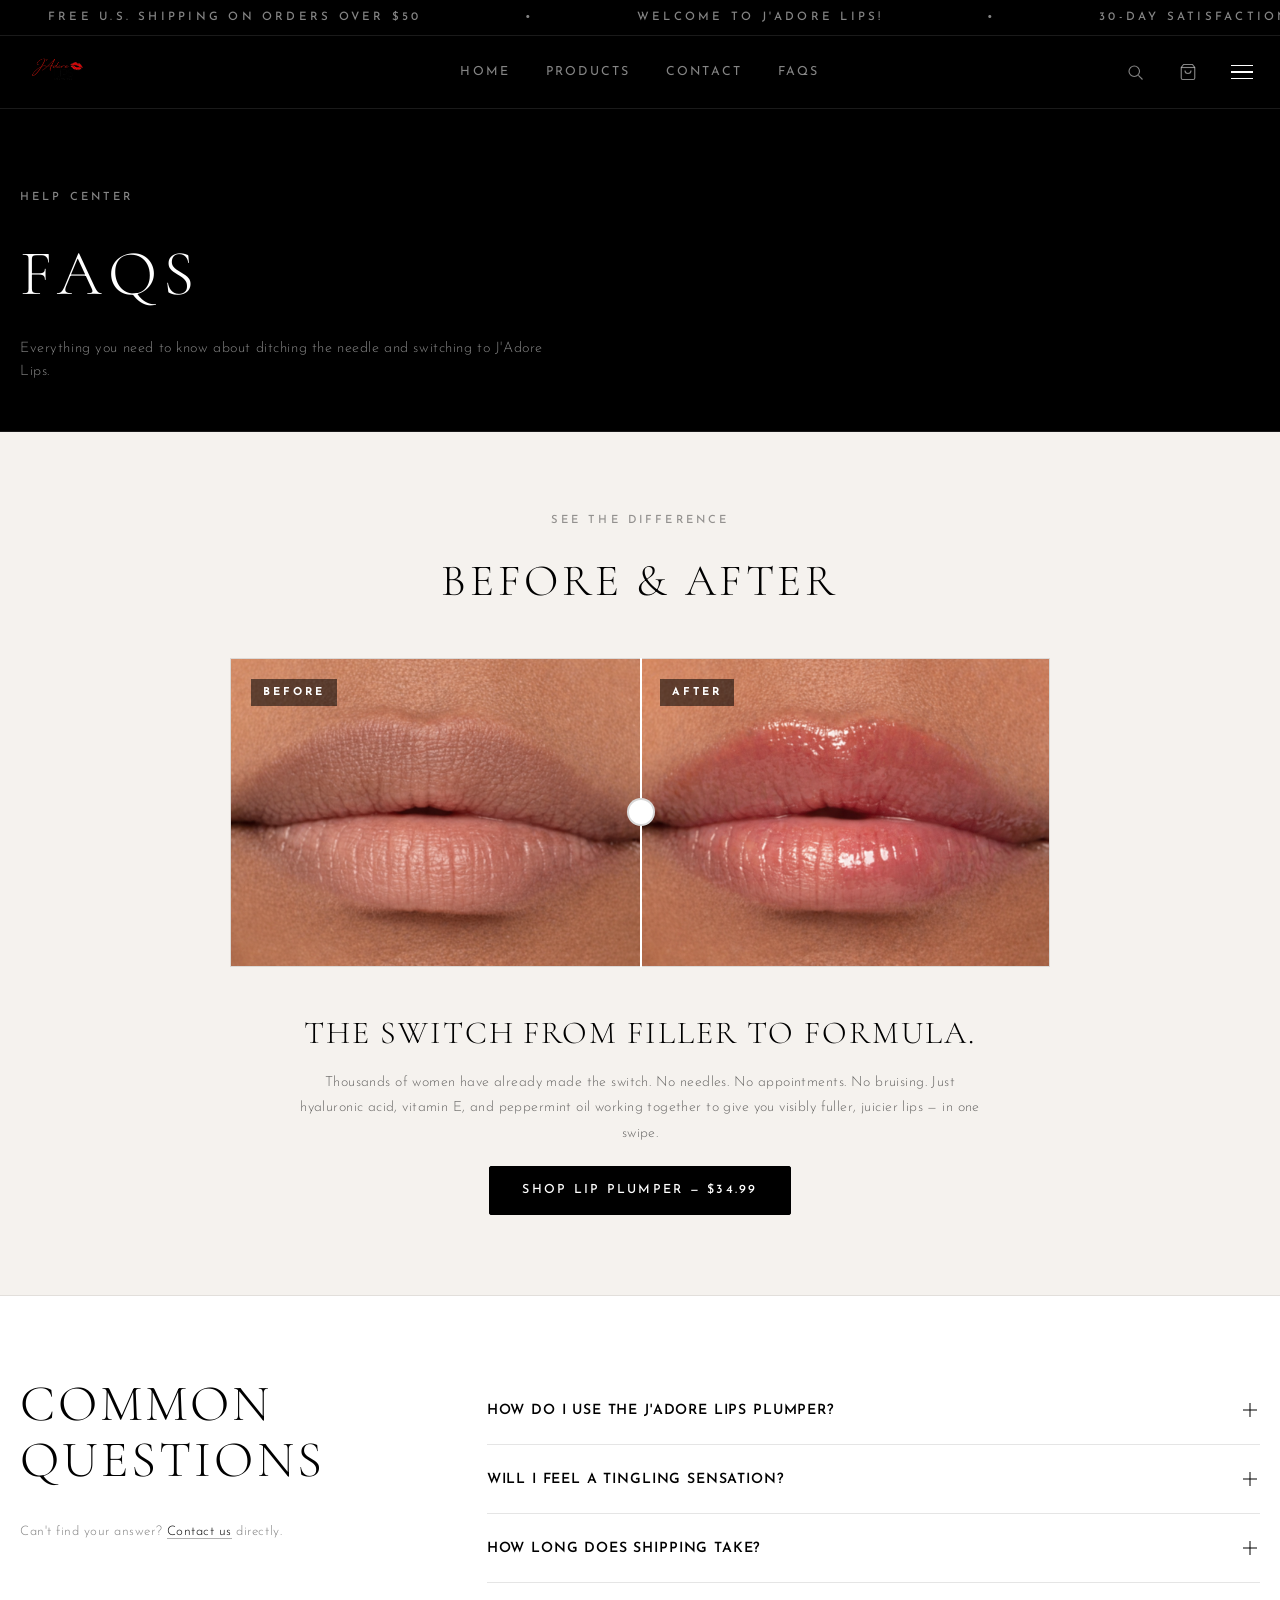
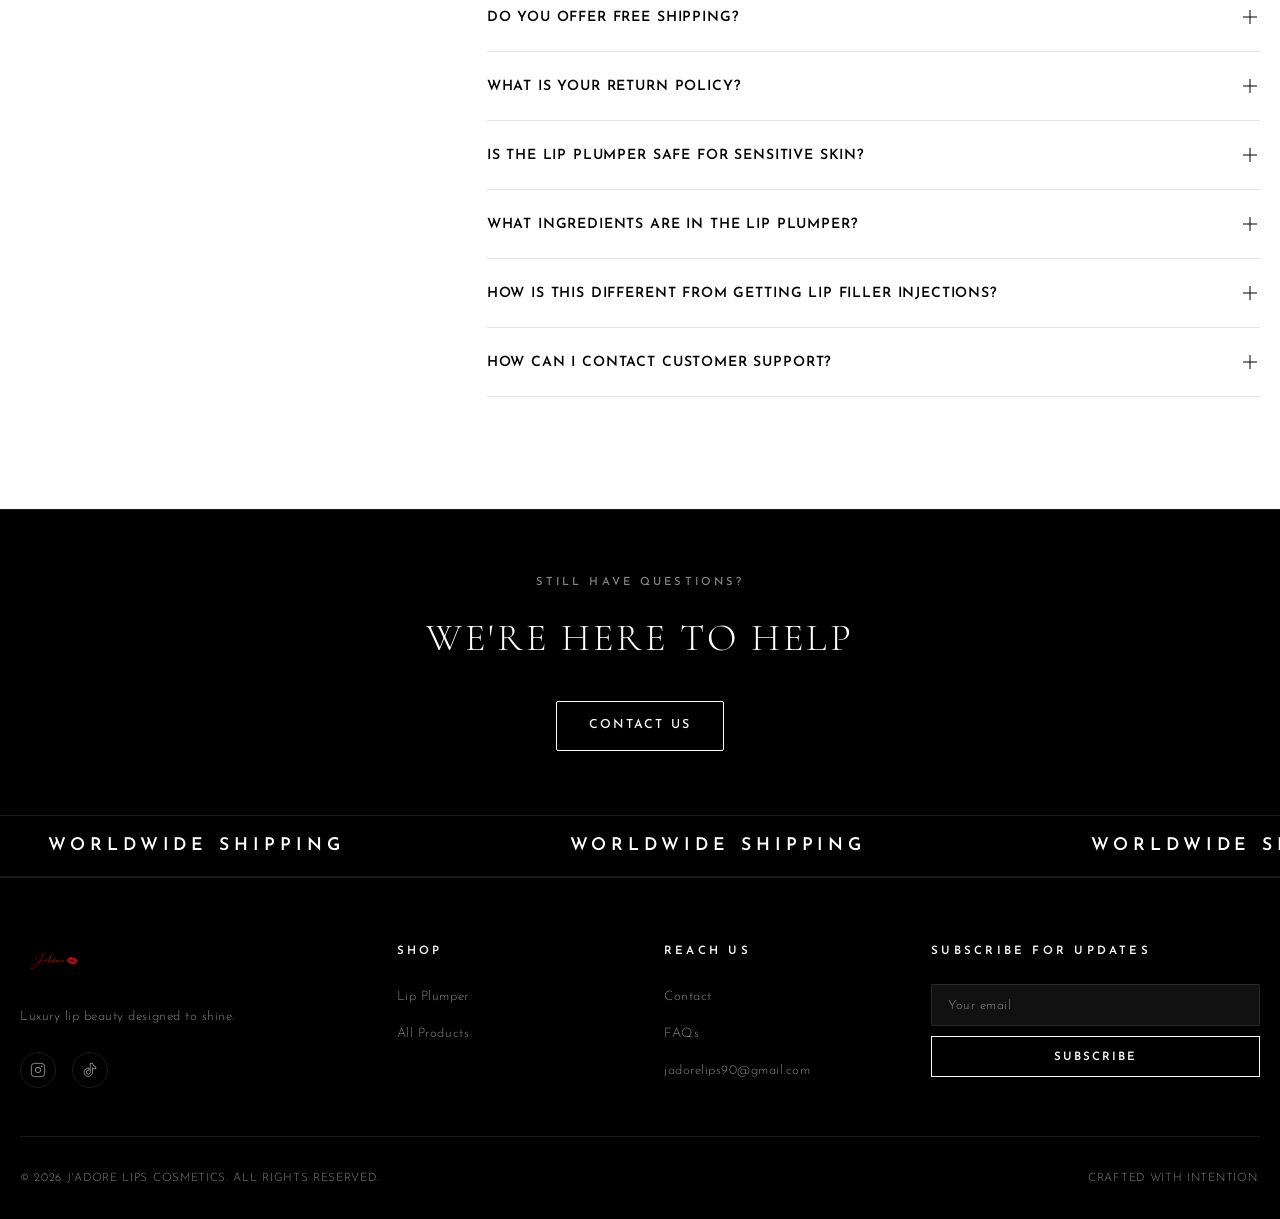
<file: faq.html>
<!DOCTYPE html>
<html lang="en">
<head>
  <meta charset="UTF-8" />
  <meta name="viewport" content="width=device-width, initial-scale=1.0" />
  <title>J'Adore Lips | FAQs</title>
  <meta name="description" content="Frequently asked questions about J'Adore Lips — shipping, returns, product use, and more." />
  <link rel="stylesheet" href="css/styles.css" />
  <link rel="icon" type="image/png" href="favicon_io/favicon.ico" />
</head>
<body>

  <div class="announcement-bar" aria-label="Promotions">
    <div class="announcement-track" aria-hidden="true">
      <span>Free U.S. Shipping on Orders Over $50</span>
      <span>&nbsp;&bull;&nbsp;</span>
      <span>Welcome to J'Adore Lips!</span>
      <span>&nbsp;&bull;&nbsp;</span>
      <span>30-Day Satisfaction Guarantee</span>
      <span>&nbsp;&bull;&nbsp;</span>
      <span>Free U.S. Shipping on Orders Over $50</span>
      <span>&nbsp;&bull;&nbsp;</span>
      <span>Welcome to J'Adore Lips!</span>
      <span>&nbsp;&bull;&nbsp;</span>
      <span>30-Day Satisfaction Guarantee</span>
      <span>&nbsp;&bull;&nbsp;</span>
    </div>
  </div>

  <header class="site-header" id="site-header">
    <div class="container header-inner">
      <div class="header-logo">
        <a href="index.html">
          <img src="images/Branding-removebg-preview.png" alt="J'Adore Lips" />
        </a>
      </div>
      <nav class="header-nav" aria-label="Main">
        <ul>
          <li><a href="index.html">Home</a></li>
          <li><a href="products.html">Products</a></li>
          <li><a href="contact.html">Contact</a></li>
          <li><a href="faq.html">FAQs</a></li>
        </ul>
      </nav>
      <div class="header-actions">
        <button aria-label="Search">
          <svg viewBox="0 0 24 24"><circle cx="11" cy="11" r="7"/><line x1="16.5" y1="16.5" x2="22" y2="22"/></svg>
        </button>
        <!-- Bag Button -->
        <div class="bag-wrapper">
          <button
            id="bag-btn"
            class="header-bag-trigger"
            aria-label="Bag"
            title="Shopping Bag"
            type="button"
          >
            <svg viewBox="0 0 24 24">
              <path d="M6 2L3 6v14a2 2 0 002 2h14a2 2 0 002-2V6l-3-4z"/>
              <line x1="3" y1="6" x2="21" y2="6"/>
              <path d="M16 10a4 4 0 01-8 0"/>
            </svg>
          </button>
          <span id="bag-count">0</span>
        </div>
        <button class="hamburger" aria-label="Open menu" aria-expanded="false" aria-controls="mobile-menu" id="hamburger">
          <span></span><span></span><span></span>
        </button>
      </div>
    </div>
  </header>

  <div class="mobile-menu" id="mobile-menu" role="dialog" aria-modal="true" aria-label="Navigation">
    <div class="mobile-menu-header">
      <img src="images/Branding-removebg-preview.png" alt="J'Adore Lips" style="height:44px;object-fit:contain;" />
      <button class="mobile-menu-close" id="mobile-menu-close" aria-label="Close menu">
        <svg viewBox="0 0 24 24"><line x1="18" y1="6" x2="6" y2="18"/><line x1="6" y1="6" x2="18" y2="18"/></svg>
      </button>
    </div>
    <nav class="mobile-nav" aria-label="Mobile">
      <a href="index.html">Home</a>
      <a href="products.html">Products</a>
      <a href="contact.html">Contact</a>
      <a href="faq.html">FAQs</a>
    </nav>
    <div class="mobile-menu-cta">
      <a href="products.html" class="btn" style="width:100%;justify-content:center;">Shop Now</a>
    </div>
  </div>

  <!-- Page Header -->
  <div class="page-header">
    <div class="container">
      <span class="section-label">Help Center</span>
      <h1>FAQs</h1>
      <p>Everything you need to know about ditching the needle and switching to J'Adore Lips.</p>
    </div>
  </div>

  <!-- Before / After Section -->
  <section class="before-after-section">
    <div class="container">
      <div class="before-after-wrap">

        <div style="text-align:center;">
          <span class="section-label" style="color:rgba(0,0,0,0.4);">See the Difference</span>
          <h2 style="font-family:'Cormorant Garamond',Georgia,serif;font-size:clamp(2rem,3.5vw,2.8rem);font-weight:300;letter-spacing:0.08em;text-transform:uppercase;color:var(--black);margin-top:.5rem;">Before &amp; After</h2>
        </div>

        <div style="position:relative;width:100%;max-width:820px;">
          <div class="before-after-panel">
            <div class="ba-side before">
              <img src="images/ChatGPT Image Mar 21, 2026, 07_58_45 PM.png" alt="Before using J'Adore Lips Lip Plumper" />
              <span class="ba-label">Before</span>
            </div>
            <div class="ba-side after">
              <img src="images/ChatGPT Image Mar 21, 2026, 07_58_47 PM.png" alt="After using J'Adore Lips Lip Plumper" />
              <span class="ba-label">After</span>
            </div>
          </div>
          <div class="ba-divider"></div>
        </div>

        <div class="before-after-desc">
          <h3>The Switch from Filler to Formula.</h3>
          <p>Thousands of women have already made the switch. No needles. No appointments. No bruising. Just hyaluronic acid, vitamin E, and peppermint oil working together to give you visibly fuller, juicier lips — in one swipe.</p>
          <div style="margin-top:.5rem;">
            <a href="products.html" class="btn btn-dark">Shop Lip Plumper &mdash; $34.99</a>
          </div>
        </div>

      </div>
    </div>
  </section>

  <!-- FAQ Content (white) -->
  <section class="page-content" style="padding:5rem 0 7rem;">
    <div class="container">
      <div class="faq-layout">

        <div class="faq-sidebar">
          <h2>Common<br/>Questions</h2>
          <p style="margin-top:2rem;font-size:.82rem;font-weight:300;letter-spacing:.04em;color:rgba(0,0,0,0.5);line-height:1.7;">Can't find your answer? <a href="contact.html" style="color:#000;border-bottom:1px solid rgba(0,0,0,0.3);">Contact us</a> directly.</p>
        </div>

        <div class="faq-list" id="faq-list">

          <div class="faq-item">
            <button class="faq-question" aria-expanded="false">
              How do I use the J'Adore Lips Plumper?
              <span class="faq-icon" aria-hidden="true"></span>
            </button>
            <div class="faq-answer" role="region">
              <div class="faq-answer-inner">
                Apply directly to clean, dry lips for best results. Wear it alone for a glossy, plumped look — or layer it over your favorite lip liner or lipstick for extra dimension and shine. You can also exfoliate your lips first to remove any dry skin, which helps the formula absorb more effectively and maximizes the plumping effect. Reapply throughout the day as desired.
              </div>
            </div>
          </div>

          <div class="faq-item">
            <button class="faq-question" aria-expanded="false">
              Will I feel a tingling sensation?
              <span class="faq-icon" aria-hidden="true"></span>
            </button>
            <div class="faq-answer" role="region">
              <div class="faq-answer-inner">
                Yes — and that tingle means it's working! The peppermint oil in our formula creates a mild, satisfying tingle that signals the plumping effect is active. It's completely normal and one of the signs that the formula is doing its job. If you have sensitive skin, we recommend a patch test before full use.
              </div>
            </div>
          </div>

          <div class="faq-item">
            <button class="faq-question" aria-expanded="false">
              How long does shipping take?
              <span class="faq-icon" aria-hidden="true"></span>
            </button>
            <div class="faq-answer" role="region">
              <div class="faq-answer-inner">
                Standard U.S. shipping takes 5&ndash;7 business days. Expedited options are available at checkout. International orders typically arrive within 10&ndash;21 business days depending on location. You'll receive tracking details once your order ships.
              </div>
            </div>
          </div>

          <div class="faq-item">
            <button class="faq-question" aria-expanded="false">
              Do you offer free shipping?
              <span class="faq-icon" aria-hidden="true"></span>
            </button>
            <div class="faq-answer" role="region">
              <div class="faq-answer-inner">
                Yes — we offer free standard U.S. shipping on all orders over $50. Free shipping is automatically applied at checkout when your cart qualifies.
              </div>
            </div>
          </div>

          <div class="faq-item">
            <button class="faq-question" aria-expanded="false">
              What is your return policy?
              <span class="faq-icon" aria-hidden="true"></span>
            </button>
            <div class="faq-answer" role="region">
              <div class="faq-answer-inner">
                We stand behind our products with a 30-day satisfaction guarantee. If you're not happy with your purchase, contact us within 30 days and we'll make it right. Due to the nature of cosmetics, we cannot accept returns on opened products, but we'll always work with you to find a resolution.
              </div>
            </div>
          </div>

          <div class="faq-item">
            <button class="faq-question" aria-expanded="false">
              Is the lip plumper safe for sensitive skin?
              <span class="faq-icon" aria-hidden="true"></span>
            </button>
            <div class="faq-answer" role="region">
              <div class="faq-answer-inner">
                Our formula is thoughtfully crafted with skin-loving ingredients — hyaluronic acid, vitamin E, and peppermint oil. It's designed to be gentle and non-invasive, making it a safe daily alternative to lip injections. However, we always recommend a patch test for those with known sensitivities. Consult your dermatologist if you have specific concerns.
              </div>
            </div>
          </div>

          <div class="faq-item">
            <button class="faq-question" aria-expanded="false">
              What ingredients are in the lip plumper?
              <span class="faq-icon" aria-hidden="true"></span>
            </button>
            <div class="faq-answer" role="region">
              <div class="faq-answer-inner">
                Our signature formula is built around three hero ingredients: <strong>Hyaluronic Acid</strong> — the same ingredient used in professional lip fillers — to attract moisture and create instant volume; <strong>Vitamin E</strong> to nourish, soften, and condition lips with every use; and <strong>Peppermint Oil</strong> to stimulate blood flow for a natural plumping effect and that iconic tingle. Clean, non-invasive, and designed for daily use.
              </div>
            </div>
          </div>

          <div class="faq-item">
            <button class="faq-question" aria-expanded="false">
              How is this different from getting lip filler injections?
              <span class="faq-icon" aria-hidden="true"></span>
            </button>
            <div class="faq-answer" role="region">
              <div class="faq-answer-inner">
                Lip filler injections are expensive, painful, require a medical professional, and come with downtime and potential bruising. J'Adore Lips gives you instant fullness and a high-shine gloss — no needles, no appointments, no recovery. It's your at-home alternative for luscious lips on your schedule, at a fraction of the cost.
              </div>
            </div>
          </div>

          <div class="faq-item">
            <button class="faq-question" aria-expanded="false">
              How can I contact customer support?
              <span class="faq-icon" aria-hidden="true"></span>
            </button>
            <div class="faq-answer" role="region">
              <div class="faq-answer-inner">
                You can reach us via email at <a href="mailto:jadorelips90@gmail.com" style="color:#000;border-bottom:1px solid rgba(0,0,0,0.3);">jadorelips90@gmail.com</a> or through our <a href="contact.html" style="color:#000;border-bottom:1px solid rgba(0,0,0,0.3);">Contact page</a>. We respond within 24&ndash;48 business hours.
              </div>
            </div>
          </div>

        </div>
      </div>
    </div>
  </section>

  <!-- CTA Band -->
  <section style="background:var(--black);padding:4rem 0;border-top:1px solid var(--border);">
    <div class="container" style="text-align:center;">
      <span class="section-label" style="display:block;margin-bottom:1rem;">Still Have Questions?</span>
      <h2 style="font-family:'Cormorant Garamond',Georgia,serif;font-size:clamp(1.8rem,3vw,2.6rem);font-weight:300;letter-spacing:0.08em;text-transform:uppercase;margin-bottom:2rem;">We're Here to Help</h2>
      <a href="contact.html" class="btn btn-outline">Contact Us</a>
    </div>
  </section>

  <!-- Marquee Dark -->
  <div class="marquee-band dark" aria-hidden="true">
    <div class="marquee-track">
      <span>Worldwide Shipping</span><span>&nbsp;&nbsp;&nbsp;</span>
      <span>Worldwide Shipping</span><span>&nbsp;&nbsp;&nbsp;</span>
      <span>Worldwide Shipping</span><span>&nbsp;&nbsp;&nbsp;</span>
      <span>Worldwide Shipping</span><span>&nbsp;&nbsp;&nbsp;</span>
      <span>Worldwide Shipping</span><span>&nbsp;&nbsp;&nbsp;</span>
      <span>Worldwide Shipping</span><span>&nbsp;&nbsp;&nbsp;</span>
    </div>
  </div>

  <footer class="site-footer" aria-label="Site Footer">
    <div class="container">
      <div class="footer-top">
        <div class="footer-brand">
          <img src="images/Branding-removebg-preview.png" alt="J'Adore Lips" />
          <p>Luxury lip beauty designed to shine.</p>
          <div class="footer-social" style="margin-top:1.5rem;">
            <a href="#" aria-label="Instagram"><svg viewBox="0 0 24 24"><rect x="2" y="2" width="20" height="20" rx="5" ry="5"/><circle cx="12" cy="12" r="4"/><circle cx="17.5" cy="6.5" r="0.5" fill="currentColor"/></svg></a>
            <a href="#" aria-label="TikTok"><svg viewBox="0 0 24 24"><path d="M19.59 6.69a4.83 4.83 0 01-3.77-4.25V2h-3.45v13.67a2.89 2.89 0 01-2.88 2.5 2.89 2.89 0 01-2.89-2.89 2.89 2.89 0 012.89-2.89c.28 0 .54.04.79.1V9.01a6.32 6.32 0 00-.79-.05 6.34 6.34 0 00-6.34 6.34 6.34 6.34 0 006.34 6.34 6.34 6.34 0 006.33-6.34V8.69a8.18 8.18 0 004.79 1.54V6.79a4.85 4.85 0 01-1.02-.1z"/></svg></a>
          </div>
        </div>
        <div class="footer-col">
          <h4>Shop</h4>
          <ul>
            <li><a href="products.html">Lip Plumper</a></li>
            <li><a href="products.html">All Products</a></li>
          </ul>
        </div>
        <div class="footer-col">
          <h4>Reach Us</h4>
          <ul>
            <li><a href="contact.html">Contact</a></li>
            <li><a href="faq.html">FAQs</a></li>
            <li><a href="mailto:jadorelips90@gmail.com">jadorelips90@gmail.com</a></li>
          </ul>
        </div>
        <div class="footer-col">
          <h4>Subscribe for updates</h4>
          <form class="footer-newsletter-form" action="#" method="post" onsubmit="return false;">
            <input type="email" placeholder="Your email" required aria-label="Email" />
            <button type="submit">Subscribe</button>
          </form>
        </div>
      </div>
      <div class="footer-bottom">
        <p>&copy; 2026 J'Adore Lips Cosmetics. All rights reserved.</p>
        <p>Crafted with intention.</p>
      </div>
    </div>
  </footer>

  <script src="js/main.js"></script>
</body>
</html>
</file>
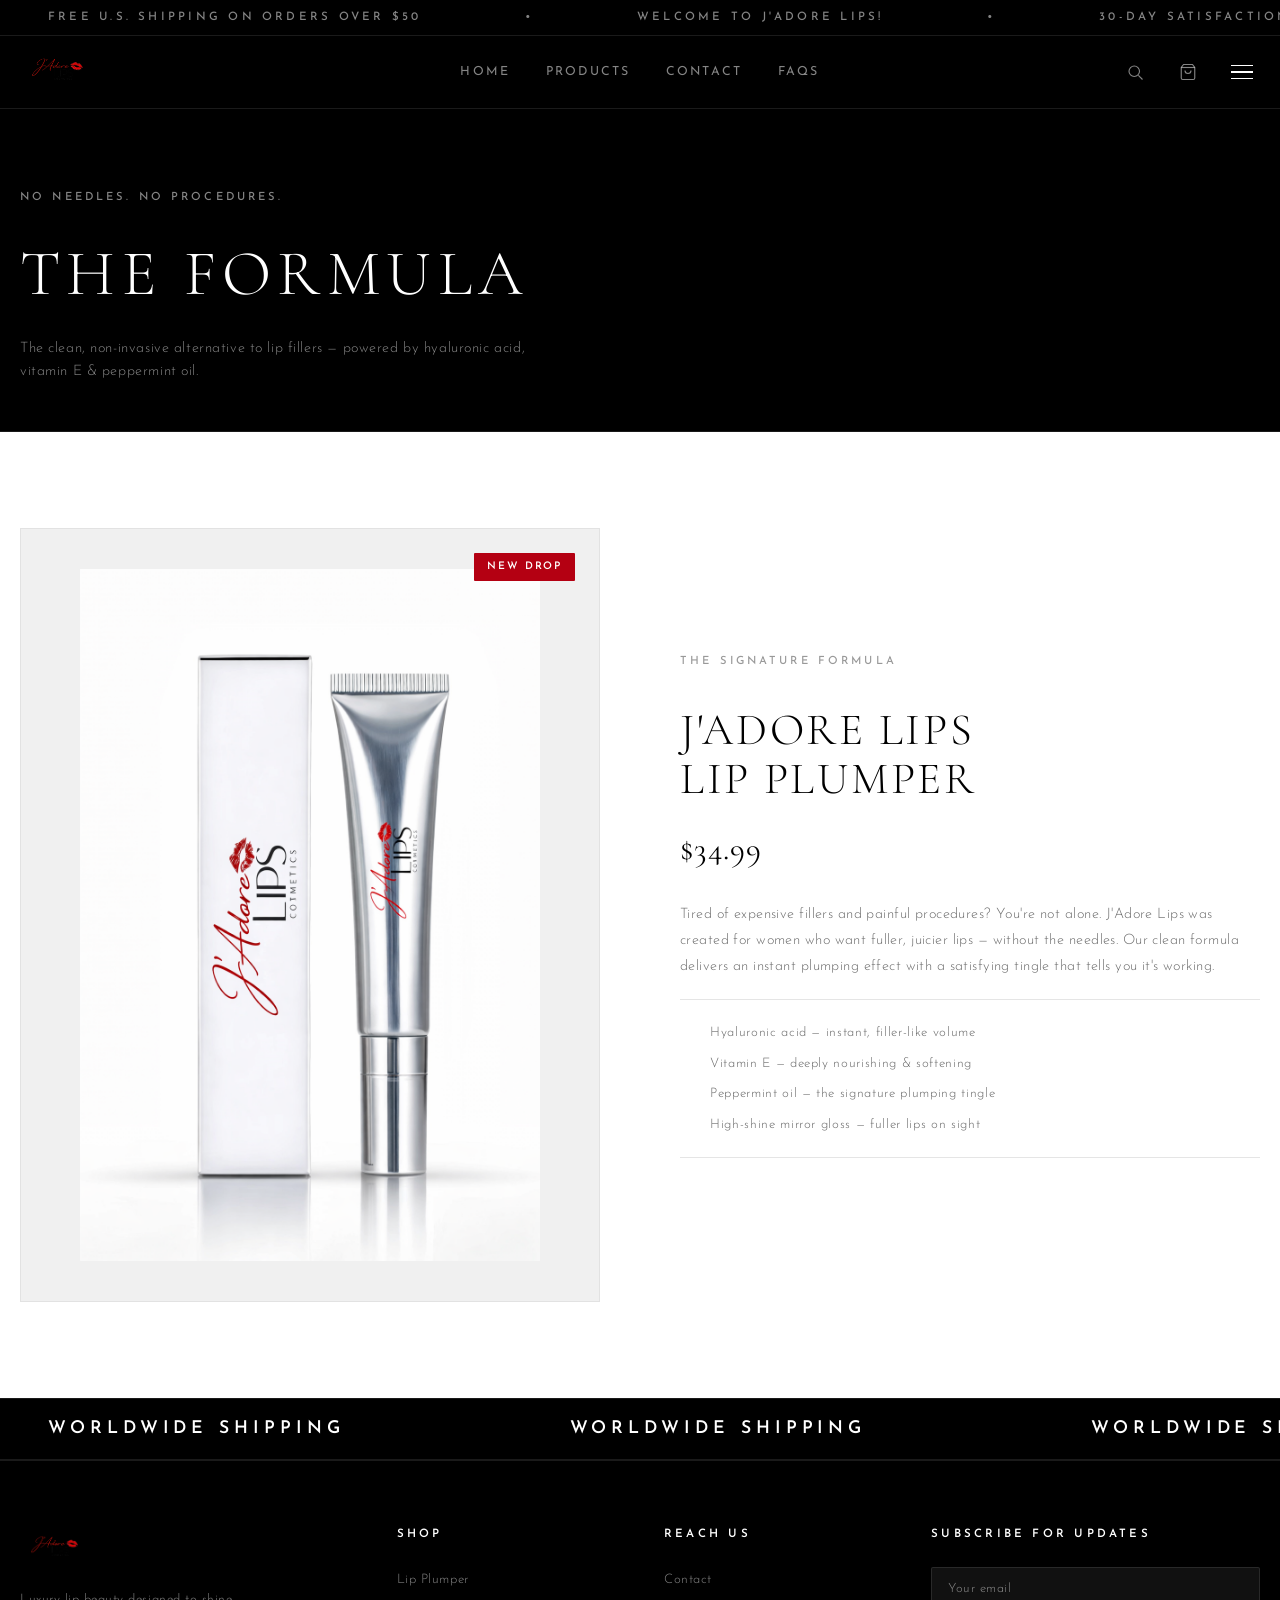
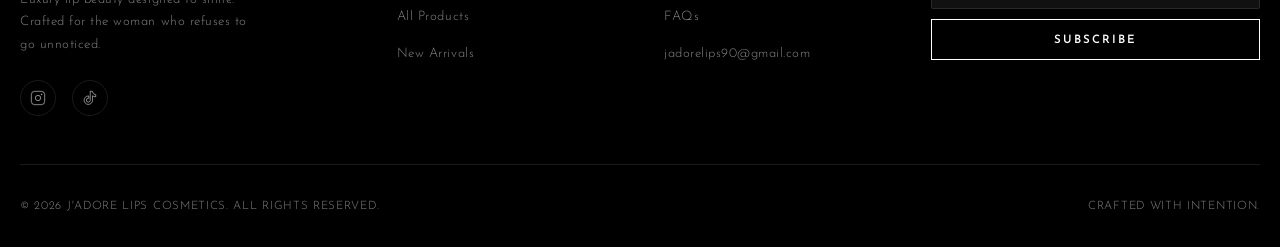
<file: products.html>
<!DOCTYPE html>
<html lang="en">
<head>
  <meta charset="UTF-8" />
  <meta name="viewport" content="width=device-width, initial-scale=1.0" />
  <title>J'Adore Lips | Products</title>
  <meta name="description" content="Shop J'Adore Lips Cosmetics — premium lip plumpers and luxury beauty essentials." />
  <link rel="stylesheet" href="css/styles.css" />
  <link rel="icon" type="image/png" href="favicon_io/favicon.ico" />
</head>
<body>

  <div class="announcement-bar" aria-label="Promotions">
    <div class="announcement-track" aria-hidden="true">
      <span>Free U.S. Shipping on Orders Over $50</span>
      <span>&nbsp;&bull;&nbsp;</span>
      <span>Welcome to J'Adore Lips!</span>
      <span>&nbsp;&bull;&nbsp;</span>
      <span>30-Day Satisfaction Guarantee</span>
      <span>&nbsp;&bull;&nbsp;</span>
      <span>Free U.S. Shipping on Orders Over $50</span>
      <span>&nbsp;&bull;&nbsp;</span>
      <span>Welcome to J'Adore Lips!</span>
      <span>&nbsp;&bull;&nbsp;</span>
      <span>30-Day Satisfaction Guarantee</span>
      <span>&nbsp;&bull;&nbsp;</span>
    </div>
  </div>

  <header class="site-header" id="site-header">
    <div class="container header-inner">
      <div class="header-logo">
        <a href="index.html">
          <img src="images/Branding-removebg-preview.png" alt="J'Adore Lips" />
        </a>
      </div>
      <nav class="header-nav" aria-label="Main">
        <ul>
          <li><a href="index.html">Home</a></li>
          <li><a href="products.html">Products</a></li>
          <li><a href="contact.html">Contact</a></li>
          <li><a href="faq.html">FAQs</a></li>
        </ul>
      </nav>
      <div class="header-actions">
        <button aria-label="Search">
          <svg viewBox="0 0 24 24"><circle cx="11" cy="11" r="7"/><line x1="16.5" y1="16.5" x2="22" y2="22"/></svg>
        </button>
      <div class="bag-wrapper">
        <button
          id="bag-btn"
          class="header-bag-trigger"
          aria-label="Bag"
          title="Shopping Bag"
          type="button"
        >
          <svg viewBox="0 0 24 24">
            <path d="M6 2L3 6v14a2 2 0 002 2h14a2 2 0 002-2V6l-3-4z"/>
            <line x1="3" y1="6" x2="21" y2="6"/>
            <path d="M16 10a4 4 0 01-8 0"/>
          </svg>
        </button>

        <span id="bag-count">0</span>
      </div>
        <button class="hamburger" aria-label="Open menu" aria-expanded="false" aria-controls="mobile-menu" id="hamburger">
          <span></span><span></span><span></span>
        </button>
      </div>
    </div>
  </header>

  <div class="mobile-menu" id="mobile-menu" role="dialog" aria-modal="true" aria-label="Navigation">
    <div class="mobile-menu-header">
      <img src="images/Branding-removebg-preview.png" alt="J'Adore Lips" style="height:44px;object-fit:contain;" />
      <button class="mobile-menu-close" id="mobile-menu-close" aria-label="Close menu">
        <svg viewBox="0 0 24 24"><line x1="18" y1="6" x2="6" y2="18"/><line x1="6" y1="6" x2="18" y2="18"/></svg>
      </button>
    </div>
    <nav class="mobile-nav" aria-label="Mobile">
      <a href="index.html">Home</a>
      <a href="products.html">Products</a>
      <a href="contact.html">Contact</a>
      <a href="faq.html">FAQs</a>
    </nav>
    <div class="mobile-menu-cta">
      <a href="products.html" class="btn" style="width:100%;justify-content:center;">Shop Now</a>
    </div>
  </div>

  <!-- Page Header (dark) -->
  <div class="page-header">
    <div class="container">
      <span class="section-label">No Needles. No Procedures.</span>
      <h1>The Formula</h1>
      <p>The clean, non-invasive alternative to lip fillers &mdash; powered by hyaluronic acid, vitamin E &amp; peppermint oil.</p>
    </div>
  </div>

  <!-- Products (white bg) -->
  <section class="page-content" style="padding:4rem 0 6rem;">
    <div class="container">

      <div class="single-product-layout">

        <div class="single-product-image">
          <img src="images/Products.PNG" alt="J'Adore Lips Lip Plumper" />
          <span class="featured-badge">New Drop</span>
        </div>

        <div class="single-product-details">
          <span class="section-label">The Signature Formula</span>
          <h2 class="section-title" style="color:var(--black);">J'Adore Lips<br/>Lip Plumper</h2>
          <p class="featured-price" style="color:var(--black);">$34.99</p>
          <p style="font-size:.9rem;font-weight:300;letter-spacing:.03em;color:rgba(0,0,0,0.58);line-height:1.8;margin-top:.5rem;">
            Tired of expensive fillers and painful procedures? You're not alone. J'Adore Lips was created for women who want fuller, juicier lips &mdash; without the needles. Our clean formula delivers an instant plumping effect with a satisfying tingle that tells you it's working.
          </p>
          <ul class="featured-features" style="border-color:rgba(0,0,0,0.1);">
            <li class="featured-feature" style="color:rgba(0,0,0,0.6);">Hyaluronic acid &mdash; instant, filler-like volume</li>
            <li class="featured-feature" style="color:rgba(0,0,0,0.6);">Vitamin E &mdash; deeply nourishing &amp; softening</li>
            <li class="featured-feature" style="color:rgba(0,0,0,0.6);">Peppermint oil &mdash; the signature plumping tingle</li>
            <li class="featured-feature" style="color:rgba(0,0,0,0.6);">High-shine mirror gloss &mdash; fuller lips on sight</li>
          </ul>
          <div id="product-component-1776472651130">
								<script type="text/javascript">
									/*<![CDATA[*/
									(function () {
										var scriptURL =
											"https://sdks.shopifycdn.com/buy-button/latest/buy-button-storefront.min.js";
										if (window.ShopifyBuy) {
											if (window.ShopifyBuy.UI) {
												ShopifyBuyInit();
											} else {
												loadScript();
											}
										} else {
											loadScript();
										}
										function loadScript() {
											var script = document.createElement("script");
											script.async = true;
											script.src = scriptURL;
											(
												document.getElementsByTagName("head")[0] ||
												document.getElementsByTagName("body")[0]
											).appendChild(script);
											script.onload = ShopifyBuyInit;
										}
										function ShopifyBuyInit() {
											var client = ShopifyBuy.buildClient({
												domain: "metqis-e3.myshopify.com",
												storefrontAccessToken:
													"130194f125930ad07331c7aa2123eb0b",
											});
											ShopifyBuy.UI.onReady(client).then(function (ui) {
												ui.createComponent("product", {
													id: "8910041415847",
													node: document.getElementById(
														"product-component-1776472651130",
													),
													moneyFormat: "%24%7B%7Bamount%7D%7D",
													options: {
                            product: {
                              styles: {
                                product: {
                                  "@media (min-width: 601px)": {
                                    "max-width": "100%",
                                    "margin-left": "0",
                                    "margin-bottom": "0"
                                  },
                                  "background-color": "transparent",
                                  "padding": "0",
                                  "box-shadow": "none"
                                },
                                title: {
                                  "color": "#f5f5f5",
                                  "font-size": "22px",
                                  "font-weight": "600",
                                  "letter-spacing": "0.5px",
                                  "margin-top": "18px",
                                  "margin-bottom": "10px"
                                },
                                price: {
                                  "color": "#cfcfcf",
                                  "font-size": "18px",
                                  "margin-top": "0",
                                  "margin-bottom": "18px"
                                },
                                description: {
                                  "color": "#b8b8b8",
                                  "font-size": "14px",
                                  "line-height": "1.7"
                                },
                                button: {
                                  "background-color": "#f5f5f5",
                                  "color": "#111111",
                                  "font-size": "13px",
                                  "font-weight": "600",
                                  "letter-spacing": "2px",
                                  "text-transform": "uppercase",
                                  "padding": "16px 28px",
                                  "border": "1px solid #f5f5f5",
                                  "border-radius": "0",
                                  ":hover": {
                                    "background-color": "transparent",
                                    "color": "#111111",
                                    "border": "1px solid #111111"
                                  },
                                  ":focus": {
                                    "background-color": "transparent",
                                    "color": "#f5f5f5",
                                    "border": "1px solid #f5f5f5"
                                  }
                                }
                              },
                              buttonDestination: "cart",
                              contents: {
                                img: false,
                                title: false,
                                price: false,
                                description: false,
                                button: true,
                                buttonWithQuantity: false
                              },
                              text: {
                                button: "Add to Bag — $34.99"
                              }
                            },
                            productSet: {
                              styles: {
                                products: {
                                  "@media (min-width: 601px)": {
                                    "margin-left": "0"
                                  }
                                }
                              }
                            },
                            modalProduct: {
                              contents: {
                                img: false,
                                imgWithCarousel: true,
                                button: false,
                                buttonWithQuantity: true
                              },
                              styles: {
                                product: {
                                  "@media (min-width: 601px)": {
                                    "max-width": "100%",
                                    "margin-left": "0px",
                                    "margin-bottom": "0px"
                                  }
                                }
                              },
                              text: {
                                button: "Add to cart"
                              }
                            },
                            option: {},
                            cart: {
                              text: {
                                total: "Subtotal",
                                button: "Checkout"
                              },
                              styles: {
                                button: {
                                  "background-color": "#f5f5f5",
                                  "color": "#111111",
                                  "border": "1px solid #f5f5f5",
                                  "border-radius": "0",
                                  "text-transform": "uppercase",
                                  "letter-spacing": "2px",
                                  ":hover": {
                                    "background-color": "#111111",
                                    "color": "#111111"
                                  },
                                  ":focus": {
                                    "background-color": "#111111",
                                    "color": "#111111"
                                  }
                                }
                              }
                            },
                            toggle: {
                              styles: {
                                toggle: {
                                  "background-color": "#111111",
                                  ":hover": {
                                    "background-color": "#222222"
                                  },
                                  ":focus": {
                                    "background-color": "#222222"
                                  }
                                }
                              }
                            }
                          },
												});
											});
										}
									})();
									/*]]>*/
								</script>
        </div>

      </div>

    </div>
  </section>

  <!-- Marquee Dark -->
  <div class="marquee-band dark" aria-hidden="true">
    <div class="marquee-track">
      <span>Worldwide Shipping</span><span>&nbsp;&nbsp;&nbsp;</span>
      <span>Worldwide Shipping</span><span>&nbsp;&nbsp;&nbsp;</span>
      <span>Worldwide Shipping</span><span>&nbsp;&nbsp;&nbsp;</span>
      <span>Worldwide Shipping</span><span>&nbsp;&nbsp;&nbsp;</span>
      <span>Worldwide Shipping</span><span>&nbsp;&nbsp;&nbsp;</span>
      <span>Worldwide Shipping</span><span>&nbsp;&nbsp;&nbsp;</span>
    </div>
  </div>

  <footer class="site-footer" aria-label="Site Footer">
    <div class="container">
      <div class="footer-top">
        <div class="footer-brand">
          <img src="images/Branding-removebg-preview.png" alt="J'Adore Lips" />
          <p>Luxury lip beauty designed to shine. Crafted for the woman who refuses to go unnoticed.</p>
          <div class="footer-social" style="margin-top:1.5rem;">
            <a href="#" aria-label="Instagram"><svg viewBox="0 0 24 24"><rect x="2" y="2" width="20" height="20" rx="5" ry="5"/><circle cx="12" cy="12" r="4"/><circle cx="17.5" cy="6.5" r="0.5" fill="currentColor"/></svg></a>
            <a href="#" aria-label="TikTok"><svg viewBox="0 0 24 24"><path d="M19.59 6.69a4.83 4.83 0 01-3.77-4.25V2h-3.45v13.67a2.89 2.89 0 01-2.88 2.5 2.89 2.89 0 01-2.89-2.89 2.89 2.89 0 012.89-2.89c.28 0 .54.04.79.1V9.01a6.32 6.32 0 00-.79-.05 6.34 6.34 0 00-6.34 6.34 6.34 6.34 0 006.34 6.34 6.34 6.34 0 006.33-6.34V8.69a8.18 8.18 0 004.79 1.54V6.79a4.85 4.85 0 01-1.02-.1z"/></svg></a>
          </div>
        </div>
        <div class="footer-col">
          <h4>Shop</h4>
          <ul>
            <li><a href="products.html">Lip Plumper</a></li>
            <li><a href="products.html">All Products</a></li>
            <li><a href="index.html#featured">New Arrivals</a></li>
          </ul>
        </div>
        <div class="footer-col">
          <h4>Reach Us</h4>
          <ul>
            <li><a href="contact.html">Contact</a></li>
            <li><a href="faq.html">FAQs</a></li>
            <li><a href="mailto:jadorelips90@gmail.com">jadorelips90@gmail.com</a></li>
          </ul>
        </div>
        <div class="footer-col">
          <h4>Subscribe for updates</h4>
          <form class="footer-newsletter-form" action="#" method="post" onsubmit="return false;">
            <input type="email" placeholder="Your email" required aria-label="Email" />
            <button type="submit">Subscribe</button>
          </form>
        </div>
      </div>
      <div class="footer-bottom">
        <p>&copy; 2026 J'Adore Lips Cosmetics. All rights reserved.</p>
        <p>Crafted with intention.</p>
      </div>
    </div>
  </footer>

  <script src="js/main.js"></script>
</body>
</html>
</file>
<file: css/styles.css>
@import url('https://fonts.googleapis.com/css2?family=Josefin+Sans:wght@100;200;300;400;500;600;700&family=Cormorant+Garamond:ital,wght@0,300;0,400;0,500;1,300;1,400&display=swap');

:root {
  --black:   #000000;
  --black-2: #0d0d0d;
  --black-3: #111111;
  --black-4: #1a1a1a;
  --white:   #ffffff;
  --off-white: #f5f2ee;
  --muted:   rgba(255,255,255,0.52);
  --border:  rgba(255,255,255,0.1);
  --border-2:rgba(255,255,255,0.18);
  --accent:  #b40012;
  --accent-h:#ff1a2d;
  --shadow:  0 24px 60px rgba(0,0,0,0.6);
  --r:       2px;
  --container: 1240px;
  --font-sans: 'Josefin Sans', ui-sans-serif, 'Helvetica Neue', Arial, sans-serif;
  --font-serif:'Cormorant Garamond', Georgia, serif;
  --track: 0.18em;
  --track-wide: 0.28em;
}

*, *::before, *::after { box-sizing: border-box; margin: 0; padding: 0; }
html { scroll-behavior: smooth; }
body {
  font-family: var(--font-sans);
  background: var(--black);
  color: var(--white);
  line-height: 1.6;
  overflow-x: hidden;
  -webkit-font-smoothing: antialiased;
}
img { max-width: 100%; height: auto; display: block; }
a { color: inherit; text-decoration: none; }
ul { list-style: none; }
button { cursor: pointer; font-family: inherit; }

.container {
  width: min(var(--container), calc(100% - 2.4rem));
  margin: 0 auto;
}

/* ─── ANNOUNCEMENT BAR ─── */
.announcement-bar {
  background: var(--black);
  border-bottom: 1px solid var(--border);
  overflow: hidden;
  height: 36px;
  display: flex;
  align-items: center;
}
.announcement-track {
  display: flex;
  gap: 0;
  white-space: nowrap;
  animation: ticker 28s linear infinite;
}
.announcement-track span {
  font-size: 0.72rem;
  font-weight: 500;
  letter-spacing: var(--track-wide);
  text-transform: uppercase;
  color: var(--muted);
  padding: 0 3rem;
}
@keyframes ticker {
  from { transform: translateX(0); }
  to   { transform: translateX(-50%); }
}

/* ─── SITE HEADER ─── */
.site-header {
  position: sticky;
  top: 0;
  z-index: 100;
  background: var(--black);
  border-bottom: 1px solid var(--border);
}
.header-inner {
  display: grid;
  grid-template-columns: 1fr auto 1fr;
  align-items: center;
  height: 72px;
  gap: 1rem;
}
.header-logo a {
  display: flex;
  align-items: center;
}
.header-logo img {
  height: 52px;
  width: auto;
  max-width: 200px;
  object-fit: contain;
}
.header-nav ul {
  display: flex;
  gap: 2.2rem;
  justify-content: center;
}
.header-nav a {
  font-size: 0.78rem;
  font-weight: 400;
  letter-spacing: var(--track);
  text-transform: uppercase;
  color: var(--muted);
  transition: color 200ms;
  position: relative;
  padding-bottom: 2px;
}
.header-nav a::after {
  content: '';
  position: absolute;
  bottom: 0; left: 0;
  width: 0; height: 1px;
  background: var(--white);
  transition: width 240ms ease;
}
.header-nav a:hover { color: var(--white); }
.header-nav a:hover::after { width: 100%; }
.header-actions {
  display: flex;
  align-items: center;
  justify-content: flex-end;
  gap: 1.1rem;
}
.header-actions button {
  background: none;
  border: none;
  color: var(--muted);
  width: 36px; height: 36px;
  display: flex;
  align-items: center;
  justify-content: center;
  border-radius: 50%;
  transition: color 200ms, background 200ms;
}
.header-actions button:hover { color: var(--white); background: rgba(255,255,255,0.06); }
.header-actions svg { width: 18px; height: 18px; stroke: currentColor; fill: none; stroke-width: 1.5; }
.nav-toggle { display: none !important; }

/* Bag Button */
.bag-wrapper {
    position: relative;
    cursor: pointer;
    transition: opacity 200ms;
}

/* Bag Count */
#bag-count {
    position: absolute;
    top: -8px;
    right: -8px;
    background: var(--accent-h);
    color: var(--black);
    border-radius: 50%;
    width: 22px;
    height: 22px;
    display: flex;
    align-items: center;
    justify-content: center;
    font-size: 0.75rem;
    font-weight: 600;
}

/* shopify-buy */
.shopify-buy__cart-toggle {
  display: none !important;
}

/* ─── MOBILE MENU ─── */
.mobile-menu {
  position: fixed;
  inset: 0;
  background: var(--black);
  z-index: 200;
  display: flex;
  flex-direction: column;
  padding: 2rem 2rem 3rem;
  transform: translateX(-100%);
  transition: transform 340ms cubic-bezier(0.4,0,0.2,1);
}
.mobile-menu.open { transform: translateX(0); }
.mobile-menu-header {
  display: flex;
  align-items: center;
  justify-content: space-between;
  margin-bottom: 3rem;
}
.mobile-menu-close {
  background: none;
  border: none;
  color: var(--white);
  width: 44px; height: 44px;
  display: flex; align-items: center; justify-content: center;
}
.mobile-menu-close svg { width: 22px; height: 22px; stroke: currentColor; fill: none; stroke-width: 1.5; }
.mobile-nav {
  display: flex;
  flex-direction: column;
  gap: 0;
  flex: 1;
}
.mobile-nav a {
  font-size: 2rem;
  font-weight: 200;
  letter-spacing: 0.1em;
  text-transform: uppercase;
  color: var(--white);
  padding: 1rem 0;
  border-bottom: 1px solid var(--border);
  transition: color 200ms;
}
.mobile-nav a:hover { color: var(--muted); }
.mobile-menu-cta {
  margin-top: 2.5rem;
}
.hamburger {
  display: none;
  background: none;
  border: none;
  color: var(--white);
  width: 44px; height: 44px;
  flex-direction: column;
  align-items: center;
  justify-content: center;
  gap: 5px;
}
.hamburger span {
  display: block;
  width: 22px; height: 1.5px;
  background: var(--white);
  transition: transform 300ms, opacity 300ms;
}

/* ─── BTN ─── */
.btn {
  display: inline-flex;
  align-items: center;
  justify-content: center;
  gap: .5rem;
  padding: .85rem 2rem;
  font-family: var(--font-sans);
  font-size: .78rem;
  font-weight: 500;
  letter-spacing: var(--track);
  text-transform: uppercase;
  border: 1px solid var(--white);
  background: var(--white);
  color: var(--black);
  border-radius: var(--r);
  transition: background 200ms, color 200ms, border-color 200ms;
  white-space: nowrap;
}
.btn:hover { background: transparent; color: var(--white); }
.btn-outline {
  background: transparent;
  color: var(--white);
}
.btn-outline:hover { background: var(--white); color: var(--black); }
.btn-dark {
  background: var(--black);
  color: var(--white);
  border-color: var(--black);
}
.btn-dark:hover { background: var(--black-4); border-color: var(--black-4); }

/* ─── HERO ─── */
.hero {
  position: relative;
  height: 92vh;
  display: flex;
  flex-direction: row;
  overflow: hidden;
}
.hero-left {
  position: relative;
  flex: 0 0 58%;
  display: grid;
  place-items: center;
  overflow: hidden;
  background: var(--black);
}
.hero-girl-bg {
  position: absolute;
  inset: 0;
  background-image: url('../images/Girl_Face.JPEG');
  background-size: cover;
  background-position: center top;
  opacity: 0.45;
  z-index: 0;
}
.hero-bg {
  position: absolute;
  inset: 0;
  background: radial-gradient(ellipse 80% 60% at 50% 40%, rgba(180,0,18,0.06) 0%, transparent 70%);
  z-index: 1;
}
.hero-right {
  flex: 0 0 42%;
  background: var(--white);
  display: flex;
  align-items: center;
  justify-content: center;
  padding: 3rem 2rem;
}
.hero-right img {
  max-height: 80vh;
  max-width: 100%;
  width: auto;
  object-fit: contain;
}
.hero-product-glow { display: none; }
.hero-product-glow img {
  height: 90vh;
  width: auto;
  object-fit: contain;
  filter: brightness(0.7) contrast(1.1);
}
.hero-content {
  position: relative;
  z-index: 2;
  text-align: center;
  padding: 2rem 2rem;
  max-width: 580px;
}
.hero-eyebrow {
  display: block;
  font-size: .72rem;
  font-weight: 400;
  letter-spacing: var(--track-wide);
  text-transform: uppercase;
  color: var(--muted);
  margin-bottom: 1.6rem;
}
.hero h1 {
  font-family: var(--font-serif);
  font-size: clamp(3.4rem, 7vw, 7.5rem);
  font-weight: 300;
  letter-spacing: 0.08em;
  line-height: 0.95;
  text-transform: uppercase;
  margin-bottom: 2rem;
}
.hero h1 em {
  font-style: italic;
  font-weight: 300;
  color: var(--muted);
}
.hero-desc {
  font-size: .92rem;
  font-weight: 300;
  letter-spacing: 0.06em;
  color: var(--muted);
  max-width: 480px;
  margin: 0 auto 2.5rem;
}
.hero-actions {
  display: flex;
  gap: 1rem;
  justify-content: center;
  flex-wrap: wrap;
}
.hero-scroll {
  position: absolute;
  bottom: 2rem;
  left: 50%;
  transform: translateX(-50%);
  display: flex;
  flex-direction: column;
  align-items: center;
  gap: .5rem;
  color: var(--muted);
  z-index: 2;
}
.hero-scroll span { font-size: .65rem; letter-spacing: var(--track-wide); text-transform: uppercase; }
.hero-scroll-line {
  width: 1px; height: 40px;
  background: linear-gradient(to bottom, var(--muted), transparent);
  animation: scrollline 1.8s ease-in-out infinite;
}
@keyframes scrollline {
  0%,100% { opacity: 0.3; transform: scaleY(1); }
  50% { opacity: 1; transform: scaleY(1.2); }
}

/* ─── MARQUEE BAND ─── */
.marquee-band {
  background: var(--white);
  padding: 1rem 0;
  overflow: hidden;
}
.marquee-band.dark {
  background: var(--black);
  border-top: 1px solid var(--border);
  border-bottom: 1px solid var(--border);
}
.marquee-track {
  display: flex;
  gap: 0;
  white-space: nowrap;
  animation: marquee 22s linear infinite;
}
.marquee-band.dark .marquee-track { animation-direction: reverse; }
.marquee-track span {
  font-size: 1.1rem;
  font-weight: 600;
  letter-spacing: var(--track-wide);
  text-transform: uppercase;
  color: var(--black);
  padding: 0 3rem;
}
.marquee-band.dark .marquee-track span { color: var(--white); }
@keyframes marquee {
  from { transform: translateX(0); }
  to   { transform: translateX(-50%); }
}

/* ─── SECTION SHARED ─── */
section { padding: 5rem 0; }
.section-label {
  display: block;
  font-size: .7rem;
  font-weight: 500;
  letter-spacing: var(--track-wide);
  text-transform: uppercase;
  color: var(--muted);
  margin-bottom: 1rem;
}
.section-title {
  font-family: var(--font-serif);
  font-size: clamp(1.9rem, 3.5vw, 3rem);
  font-weight: 300;
  letter-spacing: 0.06em;
  text-transform: uppercase;
  line-height: 1.1;
}
.section-title.light { color: var(--black); }
.section-subtitle {
  font-size: .88rem;
  font-weight: 300;
  letter-spacing: 0.04em;
  color: var(--muted);
  margin-top: .75rem;
}
.section-subtitle.light { color: rgba(0,0,0,0.52); }

/* ─── FEATURED PRODUCT ─── */
.featured-product { background: var(--black-2); }
.featured-grid {
  display: grid;
  grid-template-columns: 1fr 1fr;
  gap: 5rem;
  align-items: center;
}
.featured-image-wrap {
  position: relative;
  border-radius: 4px;
  overflow: hidden;
  background: var(--black-3);
  border: 1px solid var(--border);
  aspect-ratio: 3/4;
}
.featured-image-wrap img {
  width: 100%;
  height: 100%;
  object-fit: contain;
  padding: 2rem;
  transition: transform 600ms ease;
}
.featured-image-wrap:hover img { transform: scale(1.03); }
.featured-badge {
  position: absolute;
  top: 1.5rem; right: 1.5rem;
  background: var(--accent);
  color: var(--white);
  font-size: .65rem;
  font-weight: 600;
  letter-spacing: var(--track);
  text-transform: uppercase;
  padding: .35rem .8rem;
  border-radius: 1px;
}
.featured-text { display: flex; flex-direction: column; gap: 1.4rem; }
.featured-price {
  font-family: var(--font-serif);
  font-size: 2rem;
  font-weight: 400;
  letter-spacing: 0.04em;
}
.featured-desc {
  font-size: .9rem;
  font-weight: 300;
  letter-spacing: 0.03em;
  color: var(--muted);
  line-height: 1.8;
}
.featured-features {
  display: flex;
  flex-direction: column;
  gap: .6rem;
  padding: 1.4rem 0;
  border-top: 1px solid var(--border);
  border-bottom: 1px solid var(--border);
}
.featured-feature {
  display: flex;
  align-items: center;
  gap: .75rem;
  font-size: .82rem;
  font-weight: 300;
  letter-spacing: 0.05em;
  color: var(--muted);
}
.featured-feature::before {
  content: '';
  width: 18px; height: 1px;
  background: var(--muted);
  flex-shrink: 0;
}
.shopify-placeholder {
  padding: 1rem;
  border: 1px dashed var(--border);
  border-radius: var(--r);
  font-size: .72rem;
  color: var(--muted);
  text-align: center;
  letter-spacing: 0.06em;
  text-transform: uppercase;
}

/* ─── BENEFITS ─── */
.benefits { background: var(--black); }
.benefits-grid {
  display: grid;
  grid-template-columns: repeat(3, 1fr);
  gap: 1px;
  border: 1px solid var(--border);
  margin-top: 3rem;
}
.benefit-card {
  padding: 2.5rem 2rem;
  border-right: 1px solid var(--border);
  background: var(--black-2);
  display: flex;
  flex-direction: column;
  gap: .75rem;
}
.benefit-card:last-child { border-right: none; }
.benefit-number {
  font-family: var(--font-serif);
  font-size: 2.5rem;
  font-weight: 300;
  color: var(--accent);
  line-height: 1;
}
.benefit-card h3 {
  font-size: .82rem;
  font-weight: 600;
  letter-spacing: var(--track);
  text-transform: uppercase;
}
.benefit-card p {
  font-size: .82rem;
  font-weight: 300;
  letter-spacing: 0.03em;
  color: var(--muted);
  line-height: 1.7;
}

/* ─── REVIEWS ─── */
.reviews { background: var(--black-2); }
.reviews-header {
  display: flex;
  align-items: flex-end;
  justify-content: space-between;
  margin-bottom: 3rem;
  flex-wrap: wrap;
  gap: 1rem;
}
.reviews-grid {
  display: grid;
  grid-template-columns: repeat(3, 1fr);
  gap: 1.25rem;
}
.review-card {
  padding: 2rem;
  border: 1px solid var(--border);
  background: var(--black-3);
  display: flex;
  flex-direction: column;
  gap: 1rem;
}
.review-stars {
  display: flex;
  gap: .2rem;
}
.review-star {
  width: 14px; height: 14px;
  fill: var(--white);
}
.review-text {
  font-family: var(--font-serif);
  font-size: 1.05rem;
  font-weight: 300;
  font-style: italic;
  letter-spacing: 0.02em;
  line-height: 1.7;
  color: rgba(255,255,255,0.88);
  flex: 1;
}
.review-author {
  font-size: .72rem;
  font-weight: 500;
  letter-spacing: var(--track);
  text-transform: uppercase;
  color: var(--muted);
}

/* ─── NEWSLETTER ─── */
.newsletter { background: var(--black); border-top: 1px solid var(--border); }
.newsletter-inner {
  display: grid;
  grid-template-columns: 1fr 1fr;
  gap: 4rem;
  align-items: center;
}
.newsletter-form {
  display: flex;
  gap: 0;
  border: 1px solid var(--border-2);
}
.newsletter-form input {
  flex: 1;
  background: transparent;
  border: none;
  outline: none;
  padding: 1rem 1.25rem;
  font-family: var(--font-sans);
  font-size: .82rem;
  font-weight: 300;
  letter-spacing: 0.05em;
  color: var(--white);
}
.newsletter-form input::placeholder { color: var(--muted); }
.newsletter-form button {
  border: none;
  border-left: 1px solid var(--border-2);
  background: var(--white);
  color: var(--black);
  font-family: var(--font-sans);
  font-size: .72rem;
  font-weight: 600;
  letter-spacing: var(--track);
  text-transform: uppercase;
  padding: 1rem 1.5rem;
  transition: background 200ms, color 200ms;
  cursor: pointer;
  white-space: nowrap;
}
.newsletter-form button:hover { background: var(--off-white); }
.newsletter-fine {
  font-size: .7rem;
  font-weight: 300;
  letter-spacing: 0.04em;
  color: var(--muted);
  margin-top: .75rem;
}

/* ─── SITE FOOTER ─── */
.site-footer { background: var(--black); border-top: 1px solid var(--border); padding: 4rem 0 2rem; }
.footer-top {
  display: grid;
  grid-template-columns: 1.5fr 1fr 1fr 1.5fr;
  gap: 3rem;
  padding-bottom: 3rem;
  border-bottom: 1px solid var(--border);
}
.footer-brand img {
  height: 48px;
  width: auto;
  max-width: 180px;
  object-fit: contain;
  margin-bottom: 1rem;
}
.footer-brand p {
  font-size: .82rem;
  font-weight: 300;
  letter-spacing: 0.04em;
  color: var(--muted);
  line-height: 1.7;
  max-width: 240px;
}
.footer-col h4 {
  font-size: .72rem;
  font-weight: 600;
  letter-spacing: var(--track-wide);
  text-transform: uppercase;
  margin-bottom: 1.5rem;
}
.footer-col ul { display: flex; flex-direction: column; gap: .7rem; }
.footer-col a {
  font-size: .82rem;
  font-weight: 300;
  letter-spacing: 0.04em;
  color: var(--muted);
  transition: color 200ms;
}
.footer-col a:hover { color: var(--white); }
.footer-newsletter-form {
  display: flex;
  flex-direction: column;
  gap: .6rem;
  margin-top: .5rem;
}
.footer-newsletter-form input {
  background: var(--black-3);
  border: 1px solid var(--border);
  outline: none;
  padding: .85rem 1rem;
  font-family: var(--font-sans);
  font-size: .8rem;
  font-weight: 300;
  letter-spacing: 0.04em;
  color: var(--white);
  border-radius: var(--r);
}
.footer-newsletter-form input::placeholder { color: var(--muted); }
.footer-newsletter-form button {
  border: 1px solid var(--white);
  background: transparent;
  color: var(--white);
  font-family: var(--font-sans);
  font-size: .72rem;
  font-weight: 600;
  letter-spacing: var(--track);
  text-transform: uppercase;
  padding: .85rem;
  transition: background 200ms, color 200ms;
  cursor: pointer;
}
.footer-newsletter-form button:hover { background: var(--white); color: var(--black); }
.footer-social {
  display: flex;
  gap: 1rem;
  margin-top: 1rem;
}
.footer-social a {
  width: 36px; height: 36px;
  border: 1px solid var(--border);
  display: flex;
  align-items: center;
  justify-content: center;
  border-radius: 50%;
  transition: border-color 200ms, background 200ms;
}
.footer-social a:hover { border-color: var(--accent); background: var(--accent); }
.footer-social a:hover svg { stroke: var(--white); }
.footer-social svg { width: 16px; height: 16px; stroke: var(--muted); fill: none; stroke-width: 1.5; }
.footer-bottom {
  display: flex;
  align-items: center;
  justify-content: space-between;
  padding-top: 2rem;
  flex-wrap: wrap;
  gap: 1rem;
}
.footer-bottom p {
  font-size: .72rem;
  font-weight: 300;
  letter-spacing: 0.06em;
  color: var(--muted);
  text-transform: uppercase;
}

/* ─── PAGE HEADER (inner pages) ─── */
.page-header {
  background: var(--black);
  padding: 5rem 0 3rem;
  border-bottom: 1px solid var(--border);
}
.page-header h1 {
  font-family: var(--font-serif);
  font-size: clamp(2.5rem, 5vw, 4.5rem);
  font-weight: 300;
  letter-spacing: 0.1em;
  text-transform: uppercase;
}
.page-header p {
  font-size: .9rem;
  font-weight: 300;
  letter-spacing: 0.04em;
  color: var(--muted);
  margin-top: .75rem;
  max-width: 540px;
}

/* ─── PAGE CONTENT AREA (white bg for inner pages) ─── */
.page-content { background: var(--white); color: var(--black); }
.page-content .section-label { color: rgba(0,0,0,0.4); }
.page-content .section-title { color: var(--black); }

/* ─── PRODUCTS PAGE ─── */
.product-grid {
  display: grid;
  grid-template-columns: repeat(3, 1fr);
  gap: 2px;
  margin-top: 3rem;
}
.product-card {
  background: #f5f5f5;
  position: relative;
  overflow: hidden;
  cursor: pointer;
}
.product-card:first-child {
  grid-row: span 2;
}
.product-card-image {
  aspect-ratio: 3/4;
  overflow: hidden;
  background: #eeeeee;
}
.product-card:first-child .product-card-image { aspect-ratio: unset; height: 100%; }
.product-card-image img {
  width: 100%;
  height: 100%;
  object-fit: contain;
  padding: 1.5rem;
  transition: transform 600ms ease;
}
.product-card:hover .product-card-image img { transform: scale(1.04); }
.product-card-body {
  padding: 1.5rem;
  background: var(--white);
  border-top: 1px solid rgba(0,0,0,0.06);
}
.product-card-body h3 {
  font-size: .78rem;
  font-weight: 600;
  letter-spacing: var(--track);
  text-transform: uppercase;
  color: var(--black);
  margin-bottom: .35rem;
}
.product-card-body p {
  font-size: .8rem;
  font-weight: 300;
  color: rgba(0,0,0,0.52);
  letter-spacing: 0.03em;
  margin-bottom: .75rem;
}
.product-card-bottom {
  display: flex;
  align-items: center;
  justify-content: space-between;
  flex-wrap: wrap;
  gap: .5rem;
}
.product-price {
  font-family: var(--font-serif);
  font-size: 1.25rem;
  font-weight: 400;
  color: var(--black);
}
.product-cta {
  font-size: .72rem;
  font-weight: 600;
  letter-spacing: var(--track);
  text-transform: uppercase;
  color: var(--black);
  border-bottom: 1px solid var(--black);
  padding-bottom: 1px;
  transition: opacity 200ms;
}
.product-cta:hover { opacity: 0.5; }
.product-label-overlay {
  position: absolute;
  bottom: 0; left: 0;
  padding: 1.5rem;
  background: linear-gradient(to top, rgba(0,0,0,0.65), transparent);
  width: 100%;
}
.product-label-overlay span {
  display: block;
  font-size: 1.5rem;
  font-weight: 700;
  letter-spacing: 0.08em;
  text-transform: uppercase;
  color: var(--white);
  line-height: 1.1;
}

/* ─── CONTACT PAGE ─── */
.contact-layout {
  display: grid;
  grid-template-columns: 1fr 1.4fr;
  gap: 5rem;
  align-items: start;
}
.contact-info { display: flex; flex-direction: column; gap: 2rem; }
.contact-info h2 {
  font-family: var(--font-serif);
  font-size: clamp(2rem, 4vw, 3.2rem);
  font-weight: 300;
  letter-spacing: 0.06em;
  text-transform: uppercase;
  color: var(--black);
  line-height: 1.1;
}
.contact-detail {
  display: flex;
  flex-direction: column;
  gap: .25rem;
}
.contact-detail dt {
  font-size: .68rem;
  font-weight: 600;
  letter-spacing: var(--track-wide);
  text-transform: uppercase;
  color: rgba(0,0,0,0.38);
}
.contact-detail dd {
  font-size: .88rem;
  font-weight: 300;
  letter-spacing: 0.04em;
  color: rgba(0,0,0,0.72);
}
.contact-detail a { color: inherit; border-bottom: 1px solid rgba(0,0,0,0.2); }
.contact-detail a:hover { border-color: var(--black); }
.contact-form { display: flex; flex-direction: column; gap: 0; }
.form-row {
  display: grid;
  grid-template-columns: 1fr 1fr;
  gap: 0;
}
.form-field {
  position: relative;
  border: 1px solid rgba(0,0,0,0.12);
  margin: -1px 0 0 -1px;
}
.form-field input,
.form-field textarea {
  width: 100%;
  background: transparent;
  border: none;
  outline: none;
  padding: 1.4rem 1.25rem;
  font-family: var(--font-sans);
  font-size: .88rem;
  font-weight: 300;
  letter-spacing: 0.04em;
  color: var(--black);
  resize: none;
}
.form-field input::placeholder,
.form-field textarea::placeholder {
  color: rgba(0,0,0,0.35);
  font-style: italic;
  letter-spacing: 0.03em;
}
.form-field:focus-within { border-color: var(--black); z-index: 1; }
.form-submit {
  margin-top: 1.5rem;
  align-self: flex-start;
}

/* ─── FAQ PAGE ─── */
.faq-layout {
  display: grid;
  grid-template-columns: 1fr 2fr;
  gap: 5rem;
  align-items: start;
}
.faq-sidebar h2 {
  font-family: var(--font-serif);
  font-size: clamp(2rem, 4vw, 3.2rem);
  font-weight: 300;
  letter-spacing: 0.06em;
  text-transform: uppercase;
  color: var(--black);
  line-height: 1.1;
  position: sticky;
  top: 6rem;
}
.faq-list { display: flex; flex-direction: column; }
.faq-item {
  border-bottom: 1px solid rgba(0,0,0,0.1);
}
.faq-question {
  display: flex;
  align-items: center;
  justify-content: space-between;
  gap: 1rem;
  padding: 1.5rem 0;
  cursor: pointer;
  font-size: .88rem;
  font-weight: 600;
  letter-spacing: 0.06em;
  text-transform: uppercase;
  color: var(--black);
  background: none;
  border: none;
  width: 100%;
  text-align: left;
  transition: color 200ms;
}
.faq-question:hover { color: rgba(0,0,0,0.5); }
.faq-icon {
  width: 20px; height: 20px;
  flex-shrink: 0;
  position: relative;
}
.faq-icon::before, .faq-icon::after {
  content: '';
  position: absolute;
  background: currentColor;
  transition: transform 300ms, opacity 300ms;
}
.faq-icon::before { width: 14px; height: 1px; top: 50%; left: 3px; transform: translateY(-50%); }
.faq-icon::after  { width: 1px; height: 14px; top: 3px; left: 50%; transform: translateX(-50%); }
.faq-item.open .faq-icon::after { opacity: 0; transform: translateX(-50%) rotate(90deg); }
.faq-answer {
  overflow: hidden;
  max-height: 0;
  transition: max-height 380ms cubic-bezier(0.4,0,0.2,1), padding 300ms;
}
.faq-item.open .faq-answer { max-height: 400px; }
.faq-answer-inner {
  padding: 0 0 1.5rem;
  font-size: .88rem;
  font-weight: 300;
  letter-spacing: 0.03em;
  color: rgba(0,0,0,0.62);
  line-height: 1.8;
}

/* ─── SINGLE PRODUCT LAYOUT ─── */
.single-product-layout {
  display: grid;
  grid-template-columns: 1fr 1fr;
  gap: 5rem;
  align-items: center;
  margin-top: 2rem;
}
.single-product-image {
  position: relative;
  background: #f0f0f0;
  border: 1px solid rgba(0,0,0,0.06);
  aspect-ratio: 3/4;
  overflow: hidden;
}
.single-product-image img {
  width: 100%;
  height: 100%;
  object-fit: contain;
  padding: 2.5rem;
  transition: transform 600ms ease;
}
.single-product-image:hover img { transform: scale(1.03); }
.single-product-image .featured-badge {
  background: var(--accent);
}
.single-product-details {
  display: flex;
  flex-direction: column;
  gap: 1.2rem;
}

/* ─── BEFORE / AFTER ─── */
.before-after-section {
  background: var(--off-white);
  padding: 5rem 0;
  border-bottom: 1px solid rgba(0,0,0,0.08);
}
.before-after-wrap {
  display: flex;
  flex-direction: column;
  align-items: center;
  gap: 2.5rem;
}
.before-after-panel {
  display: grid;
  grid-template-columns: 1fr 1fr;
  width: 100%;
  max-width: 820px;
  border: 1px solid rgba(0,0,0,0.1);
  overflow: hidden;
}
.ba-side {
  position: relative;
  background: #e8e4e0;
  aspect-ratio: 4/3;
  overflow: hidden;
  display: flex;
  align-items: center;
  justify-content: center;
}
.ba-side img {
  width: 100%;
  height: 100%;
  object-fit: cover;
  display: block;
}
.ba-side.after { background: #f2eeeb; }
.ba-label {
  position: absolute;
  top: 1.25rem;
  left: 1.25rem;
  font-size: .68rem;
  font-weight: 700;
  letter-spacing: var(--track-wide);
  text-transform: uppercase;
  color: var(--white);
  background: rgba(0,0,0,0.55);
  padding: .3rem .75rem;
}
.ba-divider {
  position: absolute;
  top: 0; bottom: 0;
  left: 50%;
  width: 2px;
  background: var(--white);
  z-index: 2;
  pointer-events: none;
}
.ba-divider::after {
  content: '';
  position: absolute;
  top: 50%; left: 50%;
  transform: translate(-50%, -50%);
  width: 28px; height: 28px;
  background: var(--white);
  border-radius: 50%;
  border: 2px solid rgba(0,0,0,0.15);
}
.before-after-desc {
  max-width: 680px;
  text-align: center;
  display: flex;
  flex-direction: column;
  gap: .75rem;
}
.before-after-desc h3 {
  font-family: var(--font-serif);
  font-size: clamp(1.5rem, 2.5vw, 2rem);
  font-weight: 300;
  letter-spacing: 0.06em;
  text-transform: uppercase;
  color: var(--black);
}
.before-after-desc p {
  font-size: .88rem;
  font-weight: 300;
  letter-spacing: 0.03em;
  color: rgba(0,0,0,0.58);
  line-height: 1.8;
}

/* ─── RESPONSIVE ─── */
@media (max-width: 1024px) {
  .footer-top { grid-template-columns: 1fr 1fr; gap: 2.5rem; }
  .featured-grid { gap: 3rem; }
  .newsletter-inner { gap: 2.5rem; }
}

@media (max-width: 768px) {
  section { padding: 3.5rem 0; }
  .header-inner { grid-template-columns: 1fr auto; }
  .header-nav { display: none; }
  .header-actions { gap: .5rem; }
  .hamburger { display: flex; }
  .nav-toggle { display: none !important; }

  .hero { flex-direction: column; height: auto; min-height: 85vh; }
  .hero-left { flex: none; width: 100%; height: 85vh; }
  .hero-right { display: none; }
  .hero h1 { font-size: clamp(2.8rem, 9vw, 4.5rem); }

  .featured-grid { grid-template-columns: 1fr; gap: 2.5rem; }
  .featured-image-wrap { aspect-ratio: 4/3; max-height: 420px; }

  .benefits-grid { grid-template-columns: 1fr; }
  .benefit-card { border-right: none; border-bottom: 1px solid var(--border); }
  .benefit-card:last-child { border-bottom: none; }

  .reviews-grid { grid-template-columns: 1fr; gap: 1rem; }
  .newsletter-inner { grid-template-columns: 1fr; gap: 2rem; }

  .footer-top { grid-template-columns: 1fr; gap: 2rem; }
  .footer-bottom { flex-direction: column; align-items: flex-start; }

  .contact-layout { grid-template-columns: 1fr; gap: 3rem; }
  .faq-layout { grid-template-columns: 1fr; gap: 2rem; }
  .faq-sidebar h2 { position: static; }
  .form-row { grid-template-columns: 1fr; }

  .product-grid { grid-template-columns: 1fr 1fr; }
  .product-card:first-child { grid-row: span 1; }
  .product-card:first-child .product-card-image { aspect-ratio: 3/4; height: auto; }
  .single-product-layout { grid-template-columns: 1fr; gap: 2.5rem; }
  .single-product-image { aspect-ratio: 4/3; max-height: 420px; }
  .before-after-section { padding: 3rem 0; }
  .before-after-panel { max-width: 100%; }
}

@media (max-width: 480px) {
  .hero-actions { flex-direction: column; align-items: center; }
  .hero-actions .btn { width: 100%; max-width: 280px; justify-content: center; }
  .product-grid { grid-template-columns: 1fr; }
  .header-logo img { max-width: 140px; height: 44px; }
}

/* ─── CHECKOUT PAGE ─── */
.checkout-container {
  display: grid;
  grid-template-columns: 1fr 0.85fr;
  min-height: 100vh;
  background: var(--black);
}
.checkout-left {
  padding: 2.5rem 3.5rem 4rem;
  border-right: 1px solid var(--border);
}
.checkout-right {
  padding: 2.5rem 2.5rem 4rem;
  background: var(--black-2);
  position: sticky;
  top: 0;
  align-self: start;
  height: 100vh;
  overflow-y: auto;
}

/* Header */
.checkout-header {
  display: flex;
  align-items: center;
  justify-content: space-between;
  margin-bottom: 2rem;
  padding-bottom: 1.25rem;
  border-bottom: 1px solid var(--border);
}
.checkout-brand-link img {
  height: 36px;
  width: auto;
  object-fit: contain;
  max-width: 140px;
}
.checkout-back {
  display: inline-flex;
  align-items: center;
  gap: 0.4rem;
  color: var(--muted);
  text-decoration: none;
  font-size: 0.7rem;
  font-weight: 500;
  letter-spacing: 0.12em;
  text-transform: uppercase;
  transition: color 200ms;
}
.checkout-back:hover { color: var(--white); }

/* Sections */
.co-section {
  margin-bottom: 1.5rem;
  padding-bottom: 1.5rem;
  border-bottom: 1px solid var(--border);
}
.co-section:last-of-type { border-bottom: none; margin-bottom: 0; }
.co-section-title {
  font-size: 0.65rem;
  font-weight: 600;
  letter-spacing: var(--track-wide);
  text-transform: uppercase;
  color: var(--muted);
  margin-bottom: 0.875rem;
}

/* Field grid */
.co-field-group {
  display: grid;
  grid-template-columns: 1fr 1fr;
  gap: 0.5rem;
}
.co-field { display: flex; flex-direction: column; gap: 0.3rem; }
.co-field--full { grid-column: span 2; }
.co-field label {
  font-size: 0.64rem;
  font-weight: 500;
  letter-spacing: 0.1em;
  text-transform: uppercase;
  color: var(--muted);
}
.co-optional {
  font-weight: 300;
  text-transform: none;
  letter-spacing: 0;
  color: rgba(255,255,255,0.22);
}
.co-field input,
.co-field select {
  width: 100%;
  background: var(--black-3);
  border: 1px solid var(--border-2);
  outline: none;
  padding: 0.7rem 0.875rem;
  font-family: var(--font-sans);
  font-size: 0.85rem;
  font-weight: 300;
  letter-spacing: 0.04em;
  color: var(--white);
  border-radius: var(--r);
  transition: border-color 200ms, background 200ms;
  appearance: none;
  -webkit-appearance: none;
  box-sizing: border-box;
}
.co-field input:focus,
.co-field select:focus {
  border-color: rgba(255,255,255,0.4);
  background: var(--black-4);
}
.co-field input::placeholder { color: rgba(255,255,255,0.22); }
.co-field select {
  background-image: url("data:image/svg+xml,%3Csvg xmlns='http://www.w3.org/2000/svg' width='12' height='7' viewBox='0 0 12 7'%3E%3Cpath d='M1 1l5 5 5-5' stroke='rgba(255,255,255,0.45)' stroke-width='1.5' fill='none' stroke-linecap='round' stroke-linejoin='round'/%3E%3C/svg%3E");
  background-repeat: no-repeat;
  background-position: right 0.875rem center;
  padding-right: 2.25rem;
  cursor: pointer;
}
.co-field select option { background: var(--black-3); color: var(--white); }

/* Security note */
.co-secure-note {
  display: flex;
  align-items: center;
  gap: 0.4rem;
  font-size: 0.7rem;
  font-weight: 300;
  letter-spacing: 0.04em;
  color: rgba(255,255,255,0.35);
  margin-bottom: 0.875rem;
}
.co-secure-note svg { flex-shrink: 0; }

/* Payment method list */
.co-pay-methods {
  display: flex;
  flex-direction: column;
  border: 1px solid var(--border);
  border-radius: var(--r);
  overflow: hidden;
  margin-bottom: 0.875rem;
}
.co-pay-method {
  display: flex;
  align-items: center;
  gap: 0.65rem;
  padding: 0.8rem 1rem;
  cursor: pointer;
  font-size: 0.8rem;
  font-weight: 400;
  letter-spacing: 0.04em;
  color: rgba(255,255,255,0.75);
  border-bottom: 1px solid var(--border);
  transition: background 200ms;
}
.co-pay-method:last-child { border-bottom: none; }
.co-pay-method:hover { background: rgba(255,255,255,0.03); }
.co-pay-method:has(input:checked) { background: rgba(255,255,255,0.04); }
.co-pay-method input[type="radio"] {
  accent-color: var(--white);
  width: 14px;
  height: 14px;
  cursor: pointer;
  flex-shrink: 0;
}
.co-pay-method-label { flex: 1; }
.co-pay-icons { display: flex; gap: 0.3rem; }
.co-pay-icon {
  font-size: 0.56rem;
  font-weight: 700;
  letter-spacing: 0.04em;
  color: var(--muted);
  border: 1px solid var(--border);
  padding: 0.15rem 0.35rem;
  border-radius: 2px;
}

/* Card input panel */
.co-card-panel {
  background: var(--black-3);
  border: 1px solid var(--border-2);
  border-radius: var(--r);
  padding: 0.875rem;
  margin-bottom: 0.875rem;
}
.co-card-panel .co-field input {
  background: rgba(0,0,0,0.3);
  border-color: var(--border);
}
.co-card-panel .co-field input:focus { border-color: rgba(255,255,255,0.35); }

/* Checkboxes */
.co-checkboxes { display: flex; flex-direction: column; gap: 0.55rem; }
.co-check-label {
  display: flex;
  align-items: center;
  gap: 0.6rem;
  cursor: pointer;
  font-size: 0.78rem;
  font-weight: 300;
  letter-spacing: 0.03em;
  color: var(--muted);
}
.co-check-label input[type="checkbox"] {
  accent-color: var(--white);
  width: 14px;
  height: 14px;
  cursor: pointer;
  flex-shrink: 0;
}

/* Submit */
.co-submit { margin-top: 1.5rem; }
.co-pay-btn {
  width: 100%;
  background: var(--white);
  color: var(--black);
  border: none;
  padding: 1rem 2rem;
  font-family: var(--font-sans);
  font-size: 0.78rem;
  font-weight: 700;
  letter-spacing: var(--track);
  text-transform: uppercase;
  border-radius: var(--r);
  cursor: pointer;
  transition: background 200ms;
}
.co-pay-btn:hover { background: var(--off-white); }
.co-submit-note {
  font-size: 0.66rem;
  font-weight: 300;
  color: rgba(255,255,255,0.28);
  text-align: center;
  margin-top: 0.7rem;
  letter-spacing: 0.02em;
}
.co-submit-note a {
  color: rgba(255,255,255,0.45);
  text-decoration: none;
  border-bottom: 1px solid rgba(255,255,255,0.2);
}

/* ─── ORDER SUMMARY ─── */
.order-summary-title {
  font-size: 0.65rem;
  font-weight: 600;
  letter-spacing: var(--track-wide);
  text-transform: uppercase;
  color: var(--muted);
  margin-bottom: 1.25rem;
  padding-bottom: 0.875rem;
  border-bottom: 1px solid var(--border);
}
.order-item {
  display: flex;
  align-items: flex-start;
  gap: 0.875rem;
  margin-bottom: 1.25rem;
}
.order-item-thumb {
  position: relative;
  flex-shrink: 0;
  width: 64px;
}
.order-item-img-wrap {
  width: 64px;
  height: 64px;
  background: var(--black-3);
  border: 1px solid var(--border-2);
  border-radius: var(--r);
  overflow: hidden;
}
.order-item-img-wrap img {
  width: 100%;
  height: 100%;
  object-fit: contain;
  padding: 0.35rem;
}
.order-item-qty {
  position: absolute;
  top: -7px;
  right: -7px;
  background: rgba(255,255,255,0.72);
  color: var(--black);
  border-radius: 50%;
  width: 20px;
  height: 20px;
  display: flex;
  align-items: center;
  justify-content: center;
  font-size: 0.62rem;
  font-weight: 700;
  line-height: 1;
  border: 1.5px solid var(--black-2);
  z-index: 1;
}
.order-item-info { flex: 1; min-width: 0; }
.order-item-name {
  font-size: 0.82rem;
  font-weight: 500;
  letter-spacing: 0.03em;
  color: var(--white);
  margin-bottom: 0.2rem;
  white-space: nowrap;
  overflow: hidden;
  text-overflow: ellipsis;
}
.order-item-variant {
  font-size: 0.7rem;
  font-weight: 300;
  letter-spacing: 0.04em;
  color: var(--muted);
}
.order-item-price {
  font-family: var(--font-serif);
  font-size: 1rem;
  font-weight: 400;
  color: var(--white);
  white-space: nowrap;
}
.order-item-remove {
  background: none;
  border: none;
  padding: 0.25rem;
  color: rgba(255,255,255,0.25);
  cursor: pointer;
  flex-shrink: 0;
  align-self: center;
  line-height: 0;
  transition: color 200ms;
}
.order-item-remove:hover { color: rgba(255,255,255,0.8); }

/* Discount code */
.order-discount {
  display: flex;
  border: 1px solid var(--border);
  border-radius: var(--r);
  overflow: hidden;
  margin-bottom: 1.25rem;
}
.order-discount input {
  flex: 1;
  background: transparent;
  border: none;
  outline: none;
  padding: 0.65rem 0.875rem;
  font-family: var(--font-sans);
  font-size: 0.78rem;
  font-weight: 300;
  letter-spacing: 0.04em;
  color: var(--white);
}
.order-discount input::placeholder { color: rgba(255,255,255,0.28); font-style: italic; }
.order-discount button {
  background: transparent;
  border: none;
  border-left: 1px solid var(--border);
  padding: 0.65rem 1rem;
  font-family: var(--font-sans);
  font-size: 0.68rem;
  font-weight: 600;
  letter-spacing: var(--track);
  text-transform: uppercase;
  color: var(--muted);
  cursor: pointer;
  transition: color 150ms, background 150ms;
  white-space: nowrap;
}
.order-discount button:hover { color: var(--white); background: rgba(255,255,255,0.04); }

.order-divider { height: 1px; background: var(--border); margin: 0.875rem 0; }
.order-row {
  display: flex;
  align-items: center;
  justify-content: space-between;
  font-size: 0.78rem;
  font-weight: 300;
  letter-spacing: 0.04em;
  color: var(--muted);
  margin-bottom: 0.45rem;
}
.order-row:last-child { margin-bottom: 0; }
.order-shipping-note {
  font-size: 0.7rem;
  font-style: italic;
  color: rgba(255,255,255,0.3);
}
.order-total {
  display: flex;
  align-items: baseline;
  justify-content: space-between;
  margin-top: 0.875rem;
  padding-top: 0.875rem;
  border-top: 1px solid var(--border);
}
.order-total > span:first-child {
  font-size: 0.65rem;
  font-weight: 600;
  letter-spacing: var(--track);
  text-transform: uppercase;
  color: var(--muted);
}
.order-total-amount {
  font-family: var(--font-serif);
  font-size: 1.75rem;
  font-weight: 400;
  color: var(--white);
  letter-spacing: 0.04em;
}

/* Checkout responsive */
@media (max-width: 900px) {
  .checkout-container { grid-template-columns: 1fr; }
  .checkout-right { position: static; height: auto; order: -1; border-top: 1px solid var(--border); }
  .checkout-left { padding: 1.75rem 1.5rem 3.5rem; border-right: none; }
  .checkout-right { padding: 1.75rem 1.5rem; }
}
@media (max-width: 480px) {
  .checkout-left { padding: 1.25rem 1rem 3rem; }
  .checkout-right { padding: 1.25rem 1rem; }
  .co-field-group { grid-template-columns: 1fr; }
  .co-field--full { grid-column: span 1; }
}
</file>
